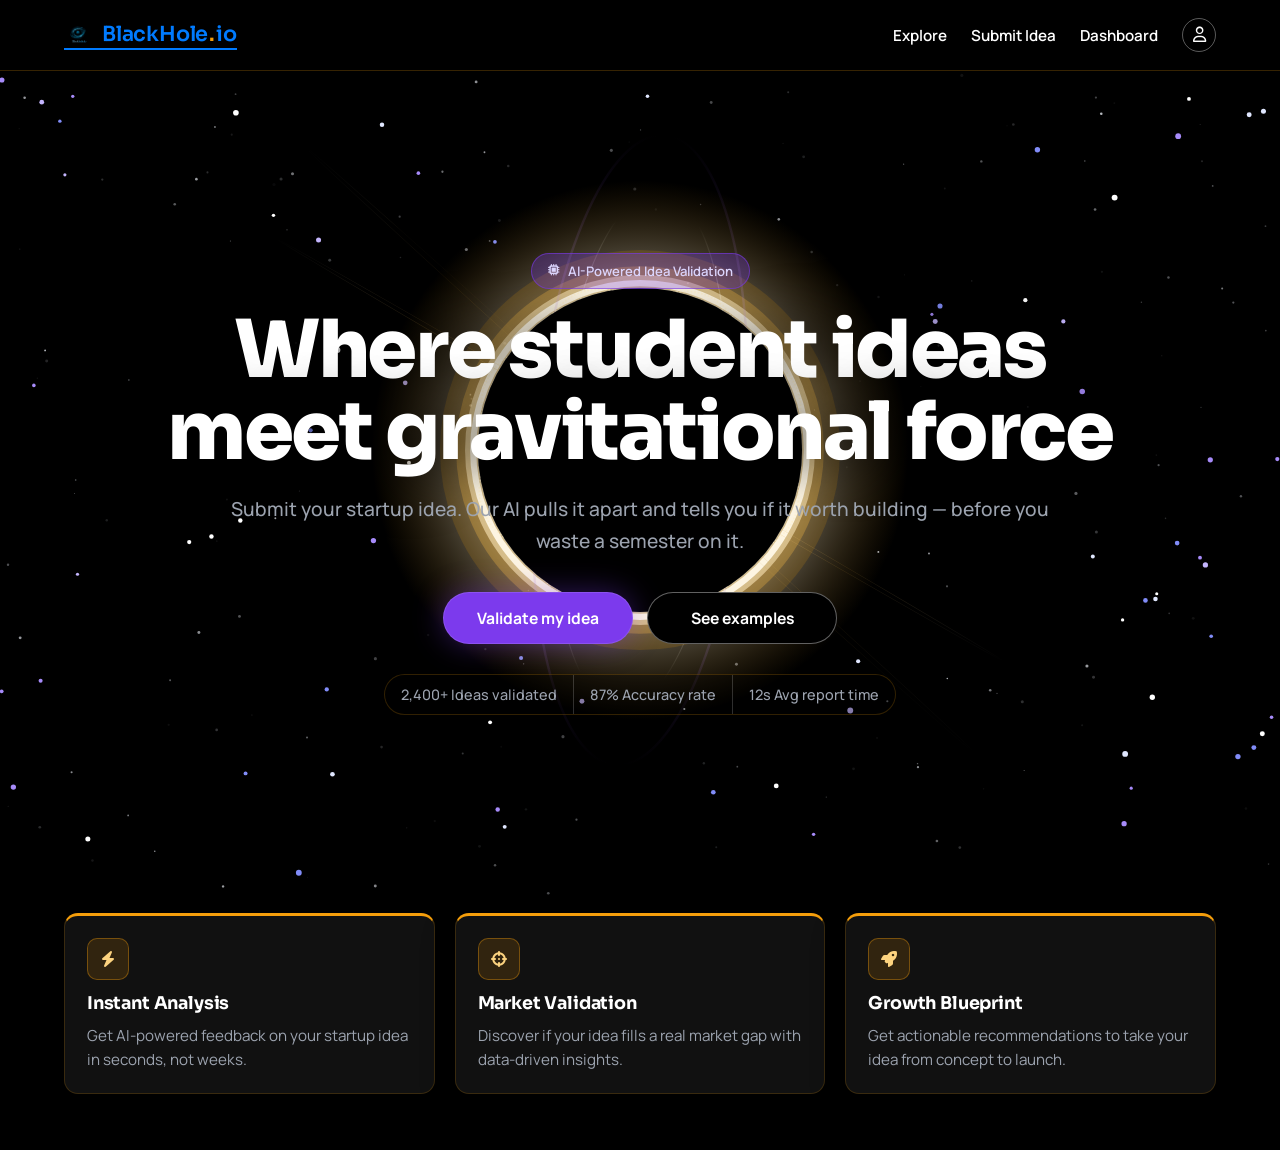
<file: index.html>
<!DOCTYPE html>
<html lang="en">
<head>
  <meta charset="UTF-8">
  <meta name="viewport" content="width=device-width, initial-scale=1.0">
  <title>BlackHole.io</title>
  <link rel="icon" href="assets/logo.png">
  <link rel="preconnect" href="https://fonts.googleapis.com">
  <link rel="preconnect" href="https://fonts.gstatic.com" crossorigin>
  <link href="https://fonts.googleapis.com/css2?family=Manrope:wght@400;500;600;700;800&family=Sora:wght@600;700;800&display=swap" rel="stylesheet">
  <link rel="stylesheet" href="https://cdnjs.cloudflare.com/ajax/libs/font-awesome/6.5.2/css/all.min.css" referrerpolicy="no-referrer">
  <style>
    :root {
      --bg: #000000;
      --card: #111111;
      --text: #ffffff;
      --muted: #9ca3af;
      --gold: #f59e0b;
      --purple: #7c3aed;
    }

    * {
      box-sizing: border-box;
    }

    html,
    body {
      margin: 0;
      min-height: 100%;
      background: #000000;
      color: #ffffff;
      font-family: "Manrope", "Segoe UI", sans-serif;
    }

    .logo,
    .hero-title,
    .feature-title {
      font-family: "Sora", "Manrope", sans-serif;
    }

    body {
      opacity: 0;
      transition: opacity 300ms ease-in-out;
    }

    .page-shell {
      position: relative;
      z-index: 5;
    }

    #particles-canvas,
    #space-canvas {
      position: fixed;
      inset: 0;
      width: 100vw;
      height: 100vh;
      background: #000000;
      z-index: 0;
    }

    #particles-canvas {
      z-index: 0;
      opacity: 1;
    }

    #space-canvas {
      z-index: 1;
    }

    .navbar {
      position: sticky;
      top: 0;
      z-index: 20;
      background: #000000;
      border-bottom: 1px solid rgba(245, 158, 11, 0.22);
      backdrop-filter: blur(6px);
    }

    .navbar-content {
      max-width: 1200px;
      margin: 0 auto;
      min-height: 70px;
      padding: 0 24px;
      display: flex;
      align-items: center;
      justify-content: space-between;
      gap: 16px;
    }

    .logo {
      display: inline-flex;
      align-items: center;
      gap: 10px;
      text-decoration: none;
      color: #ffffff;
      font-weight: 800;
      font-size: 1.3rem;
      letter-spacing: -0.01em;
    }

    .logo-img {
      width: 28px;
      height: 28px;
      object-fit: contain;
      border-radius: 6px;
    }

    .logo .dot {
      color: #f59e0b;
      padding: 0 1px;
    }

    .nav-links {
      display: flex;
      gap: 1.5rem;
      align-items: center;
    }

    .nav-links a {
      color: #ffffff;
      text-decoration: none;
      font-size: 0.95rem;
      font-weight: 600;
      transition: color 0.2s ease;
    }

    .nav-profile-link {
      width: 34px;
      height: 34px;
      border-radius: 50%;
      border: 1px solid rgba(255, 255, 255, 0.35);
      display: inline-flex;
      align-items: center;
      justify-content: center;
      color: #ffffff;
      text-decoration: none;
      transition: border-color 0.2s ease, color 0.2s ease;
    }

    .nav-profile-link:hover {
      color: #f59e0b;
      border-color: rgba(245, 158, 11, 0.7);
    }

    .nav-links a:hover {
      color: #f59e0b;
    }

    .hero {
      position: relative;
      z-index: 10;
      min-height: calc(100vh - 70px);
      display: flex;
      align-items: center;
      justify-content: center;
      text-align: center;
      padding: 48px 20px 52px;
    }

    .hero-content {
      width: min(1120px, 100%);
    }

    .hero-badge {
      display: inline-flex;
      align-items: center;
      gap: 8px;
      background: rgba(124, 58, 237, 0.28);
      border: 1px solid rgba(124, 58, 237, 0.58);
      color: #ddd6fe;
      border-radius: 999px;
      padding: 8px 16px;
      font-weight: 600;
      font-size: 0.82rem;
      margin-bottom: 20px;
    }

    .hero-badge i {
      font-size: 0.72rem;
    }

    .hero-title {
      margin: 0;
      font-size: clamp(2.6rem, 6.5vw, 80px);
      line-height: 1.02;
      font-weight: 800;
      letter-spacing: -0.03em;
      color: #ffffff;
      text-wrap: balance;
      text-shadow: 0 0 55px rgba(0, 0, 0, 0.9);
    }

    .hero-subtitle {
      margin: 22px auto 0;
      max-width: 840px;
      color: #9ca3af;
      font-size: clamp(1rem, 1.8vw, 1.2rem);
      line-height: 1.65;
      font-weight: 500;
    }

    .hero-actions {
      margin-top: 34px;
      display: flex;
      justify-content: center;
      gap: 14px;
      flex-wrap: wrap;
    }

    .hero-btn {
      display: inline-flex;
      align-items: center;
      justify-content: center;
      border-radius: 999px;
      text-decoration: none;
      padding: 14px 30px;
      min-width: 190px;
      font-size: 0.98rem;
      font-weight: 700;
      transition: transform 0.2s ease, box-shadow 0.2s ease, border-color 0.2s ease;
    }

    .hero-btn-primary {
      background: #7c3aed;
      color: #ffffff;
      border: 1px solid rgba(255, 255, 255, 0.12);
      box-shadow: 0 0 30px rgba(124, 58, 237, 0.38);
    }

    .hero-btn-primary:hover {
      transform: translateY(-1px);
      box-shadow: 0 0 40px rgba(124, 58, 237, 0.52);
    }

    .hero-btn-secondary {
      background: #000000;
      color: #ffffff;
      border: 1px solid rgba(255, 255, 255, 0.38);
    }

    .hero-btn-secondary:hover {
      border-color: rgba(245, 158, 11, 0.62);
      color: #fcd38b;
      transform: translateY(-1px);
    }

    .stats-row {
      margin-top: 30px;
      display: inline-flex;
      align-items: center;
      justify-content: center;
      flex-wrap: wrap;
      color: #9ca3af;
      font-size: 0.9rem;
      font-weight: 500;
      border: 1px solid rgba(245, 158, 11, 0.2);
      border-radius: 999px;
      background: rgba(0, 0, 0, 0.32);
      overflow: hidden;
    }

    .stat-chip {
      padding: 10px 16px;
      white-space: nowrap;
    }

    .stat-chip + .stat-chip {
      border-left: 1px solid rgba(255, 255, 255, 0.18);
    }

    .features {
      position: relative;
      z-index: 10;
      max-width: 1200px;
      margin: 0 auto;
      padding: 12px 24px 56px;
      display: grid;
      grid-template-columns: repeat(3, minmax(0, 1fr));
      gap: 20px;
    }

    .feature-card {
      background: #111111;
      border-radius: 14px;
      border-top: 3px solid #f59e0b;
      border-right: 1px solid rgba(245, 158, 11, 0.18);
      border-bottom: 1px solid rgba(245, 158, 11, 0.18);
      border-left: 1px solid rgba(245, 158, 11, 0.18);
      padding: 22px;
      box-shadow: 0 14px 32px rgba(0, 0, 0, 0.48);
    }

    .feature-icon {
      font-size: 1.5rem;
      margin-bottom: 12px;
      display: inline-flex;
      width: 42px;
      height: 42px;
      align-items: center;
      justify-content: center;
      border-radius: 10px;
      background: rgba(245, 158, 11, 0.14);
      border: 1px solid rgba(245, 158, 11, 0.36);
    }

    .feature-icon i {
      font-size: 1rem;
      color: #fcd37f;
    }

    .feature-title {
      margin: 0;
      color: #ffffff;
      font-size: 1.1rem;
      font-weight: 700;
      letter-spacing: -0.01em;
    }

    .feature-desc {
      margin: 10px 0 0;
      color: #9ca3af;
      font-size: 0.95rem;
      line-height: 1.55;
    }

    @media (max-width: 920px) {
      .features {
        grid-template-columns: repeat(2, minmax(0, 1fr));
      }
    }

    @media (max-width: 760px) {
      .navbar-content {
        min-height: auto;
        flex-wrap: wrap;
        padding: 12px 16px;
      }

      .nav-links {
        width: 100%;
        justify-content: flex-start;
        gap: 1rem;
      }

      .hero {
        min-height: auto;
        padding-top: 58px;
      }

      .stats-row {
        border-radius: 16px;
      }

      .stat-chip {
        width: 100%;
      }

      .stat-chip + .stat-chip {
        border-left: none;
        border-top: 1px solid rgba(255, 255, 255, 0.14);
      }
    }

    @media (max-width: 640px) {
      .features {
        grid-template-columns: 1fr;
        padding-left: 16px;
        padding-right: 16px;
      }
    }
  </style>
</head>
<body>
  <canvas id="particles-canvas" aria-hidden="true"></canvas>
  <canvas id="space-canvas" aria-hidden="true"></canvas>

  <div class="page-shell">
    <nav class="navbar">
      <div class="navbar-content">
        <a class="logo" href="index.html"><img src="assets/logo.png" alt="BlackHole logo" class="logo-img" onerror="this.style.display='none'"><span>BlackHole<span class="dot">.</span>io</span></a>
        <div class="nav-links">
          <a href="explore.html">Explore</a>
          <a href="submit.html">Submit Idea</a>
          <a href="dashboard.html">Dashboard</a>
          <a href="profile.html" class="nav-profile-link" aria-label="Profile"><i class="fa-regular fa-user"></i></a>
        </div>
      </div>
    </nav>

    <main class="hero">
      <section class="hero-content">
        <div class="hero-badge"><i class="fa-solid fa-microchip" aria-hidden="true"></i> AI-Powered Idea Validation</div>
        <h1 class="hero-title">Where student ideas meet gravitational force</h1>
        <p class="hero-subtitle">Submit your startup idea. Our AI pulls it apart and tells you if it worth building — before you waste a semester on it.</p>
        <div class="hero-actions">
          <a class="hero-btn hero-btn-primary" href="submit.html">Validate my idea</a>
          <a class="hero-btn hero-btn-secondary" href="explore.html">See examples</a>
        </div>
        <div class="stats-row" aria-label="Platform stats">
          <span class="stat-chip">2,400+ Ideas validated</span>
          <span class="stat-chip">87% Accuracy rate</span>
          <span class="stat-chip">12s Avg report time</span>
        </div>
      </section>
    </main>

    <section class="features">
      <article class="feature-card">
        <div class="feature-icon"><i class="fa-solid fa-bolt" aria-hidden="true"></i></div>
        <h3 class="feature-title">Instant Analysis</h3>
        <p class="feature-desc">Get AI-powered feedback on your startup idea in seconds, not weeks.</p>
      </article>
      <article class="feature-card">
        <div class="feature-icon"><i class="fa-solid fa-crosshairs" aria-hidden="true"></i></div>
        <h3 class="feature-title">Market Validation</h3>
        <p class="feature-desc">Discover if your idea fills a real market gap with data-driven insights.</p>
      </article>
      <article class="feature-card">
        <div class="feature-icon"><i class="fa-solid fa-rocket" aria-hidden="true"></i></div>
        <h3 class="feature-title">Growth Blueprint</h3>
        <p class="feature-desc">Get actionable recommendations to take your idea from concept to launch.</p>
      </article>
    </section>
  </div>

  <script src="js/ideas.js"></script>
  <script src="js/users.js"></script>
  <script src="js/matching.js"></script>
  <script src="js/heat.js"></script>
  <script src="js/ui.js"></script>
  <script src="js/mock-data.js"></script>
  <script src="js/gemini.js"></script>
  <script src="js/app.js"></script>
  <script>
    const canvas = document.getElementById("space-canvas");
    const ctx = canvas.getContext("2d");

    const starCount = 200;
    const lensDotCount = 300;
    const particleCount = 80;

    const stars = [];
    const particles = [];
    const particlePalette = ["#ffffff", "#a78bfa", "#818cf8", "#c4b5fd", "#e0e7ff"];

    let width = 0;
    let height = 0;
    let cx = 0;
    let cy = 0;
    let eventHorizonRadius = 0;
    let diskRotation = 0;
    let lastTime = performance.now();

    function randomRange(min, max) {
      return Math.random() * (max - min) + min;
    }

    function edgeSpawn() {
      const side = Math.floor(Math.random() * 4);
      if (side === 0) {
        return { x: randomRange(0, width), y: -8 };
      }
      if (side === 1) {
        return { x: width + 8, y: randomRange(0, height) };
      }
      if (side === 2) {
        return { x: randomRange(0, width), y: height + 8 };
      }
      return { x: -8, y: randomRange(0, height) };
    }

    function randomFarSpawn() {
      let x = randomRange(0, width);
      let y = randomRange(0, height);
      let tries = 0;
      while (Math.hypot(cx - x, cy - y) < eventHorizonRadius * 1.35 && tries < 12) {
        x = randomRange(0, width);
        y = randomRange(0, height);
        tries += 1;
      }
      return { x: x, y: y };
    }

    function createStar() {
      return {
        x: Math.random() * width,
        y: Math.random() * height,
        r: randomRange(0.5, 1.6),
        baseAlpha: randomRange(0.35, 0.9),
        phase: randomRange(0, Math.PI * 2),
        speed: randomRange(0.4, 1.2)
      };
    }

    function createParticle() {
      const spawn = randomFarSpawn();
      return {
        x: spawn.x,
        y: spawn.y,
        prevX: spawn.x,
        prevY: spawn.y,
        vx: randomRange(-0.03, 0.03),
        vy: randomRange(-0.03, 0.03),
        r: randomRange(1.5, 3),
        color: particlePalette[Math.floor(Math.random() * particlePalette.length)],
        noisePhase: randomRange(0, Math.PI * 2),
        drift: randomRange(0.45, 1.15)
      };
    }

    function setupScene() {
      width = window.innerWidth;
      height = window.innerHeight;

      const dpr = Math.min(window.devicePixelRatio || 1, 2);
      canvas.width = Math.floor(width * dpr);
      canvas.height = Math.floor(height * dpr);
      canvas.style.width = width + "px";
      canvas.style.height = height + "px";
      ctx.setTransform(dpr, 0, 0, dpr, 0, 0);

      cx = width * 0.5;
      cy = height * 0.5;
      eventHorizonRadius = Math.min(width, height) * 0.18;

      stars.length = 0;
      for (let i = 0; i < starCount; i += 1) {
        stars.push(createStar());
      }

      particles.length = 0;
      for (let i = 0; i < particleCount; i += 1) {
        particles.push(createParticle());
      }
    }

    function drawBackground() {
      ctx.fillStyle = "#000000";
      ctx.fillRect(0, 0, width, height);
    }

    function drawStars(timeSeconds) {
      for (let i = 0; i < stars.length; i += 1) {
        const s = stars[i];
        const twinkle = 0.55 + 0.45 * Math.sin(timeSeconds * s.speed + s.phase);
        ctx.beginPath();
        ctx.arc(s.x, s.y, s.r, 0, Math.PI * 2);
        ctx.fillStyle = "rgba(235, 238, 245," + (s.baseAlpha * twinkle).toFixed(3) + ")";
        ctx.fill();
      }
    }

    function drawPhotonRing() {
      const ringRadius = eventHorizonRadius * 1.04;
      const bloomRadius = ringRadius * 1.6;

      const bloom = ctx.createRadialGradient(cx, cy, ringRadius, cx, cy, bloomRadius);
      bloom.addColorStop(0, "rgba(255, 248, 231, 0.4)");
      bloom.addColorStop(1, "rgba(200, 134, 10, 0)");
      ctx.beginPath();
      ctx.arc(cx, cy, bloomRadius, 0, Math.PI * 2);
      ctx.fillStyle = bloom;
      ctx.fill();

      const ringLayers = [
        { lineWidth: eventHorizonRadius * 0.23, color: "rgba(200, 134, 10, 0.20)", radius: ringRadius + eventHorizonRadius * 0.08 },
        { lineWidth: eventHorizonRadius * 0.13, color: "rgba(226, 173, 66, 0.36)", radius: ringRadius + eventHorizonRadius * 0.03 },
        { lineWidth: eventHorizonRadius * 0.08, color: "rgba(255, 234, 188, 0.58)", radius: ringRadius },
        { lineWidth: eventHorizonRadius * 0.038, color: "rgba(255, 248, 231, 0.95)", radius: ringRadius - eventHorizonRadius * 0.01 }
      ];

      for (let i = 0; i < ringLayers.length; i += 1) {
        const layer = ringLayers[i];
        ctx.beginPath();
        ctx.arc(cx, cy, layer.radius, 0, Math.PI * 2);
        ctx.strokeStyle = layer.color;
        ctx.lineWidth = layer.lineWidth;
        ctx.stroke();
      }
    }

    function drawAccretionDisk() {
      const diskHalfWidth = eventHorizonRadius * 2.6;

      ctx.save();
      ctx.translate(cx, cy);
      ctx.rotate(diskRotation);
      ctx.scale(1, 0.08);

      const gradient = ctx.createLinearGradient(-diskHalfWidth, 0, diskHalfWidth, 0);
      gradient.addColorStop(0, "rgba(255, 248, 231, 0)");
      gradient.addColorStop(0.22, "rgba(210, 155, 56, 0.22)");
      gradient.addColorStop(0.5, "rgba(255, 248, 231, 0.95)");
      gradient.addColorStop(0.78, "rgba(210, 155, 56, 0.22)");
      gradient.addColorStop(1, "rgba(255, 248, 231, 0)");

      ctx.strokeStyle = gradient;
      ctx.lineWidth = 6;
      ctx.beginPath();
      ctx.ellipse(0, 0, diskHalfWidth, 34, 0, 0, Math.PI * 2);
      ctx.stroke();

      ctx.restore();

      ctx.save();
      ctx.translate(cx, cy);
      ctx.rotate(diskRotation + (12 * Math.PI) / 180);
      ctx.scale(1, 0.08);

      const gradient2 = ctx.createLinearGradient(-diskHalfWidth * 1.08, 0, diskHalfWidth * 1.08, 0);
      gradient2.addColorStop(0, "rgba(255, 248, 231, 0)");
      gradient2.addColorStop(0.22, "rgba(183, 129, 31, 0.14)");
      gradient2.addColorStop(0.5, "rgba(255, 230, 170, 0.58)");
      gradient2.addColorStop(0.78, "rgba(183, 129, 31, 0.14)");
      gradient2.addColorStop(1, "rgba(255, 248, 231, 0)");

      ctx.strokeStyle = gradient2;
      ctx.lineWidth = 4;
      ctx.beginPath();
      ctx.ellipse(0, 0, diskHalfWidth * 1.08, 42, 0, 0, Math.PI * 2);
      ctx.stroke();
      ctx.restore();
    }

    function drawPerpendicularSaturnRing(timeSeconds) {
      const ringA = eventHorizonRadius * 1.95;
      const ringB = eventHorizonRadius * 0.65;
      const wobble = Math.sin(timeSeconds * 0.6) * 0.1;
      const pulse = 0.32 + 0.16 * Math.sin(timeSeconds * 1.8);

      ctx.save();
      ctx.translate(cx, cy);
      ctx.rotate(Math.PI / 2 + wobble);

      const ringGlow = ctx.createLinearGradient(-ringA, 0, ringA, 0);
      ringGlow.addColorStop(0, "rgba(124, 58, 237, 0)");
      ringGlow.addColorStop(0.5, "rgba(255, 236, 196, " + pulse.toFixed(3) + ")");
      ringGlow.addColorStop(1, "rgba(124, 58, 237, 0)");

      ctx.strokeStyle = ringGlow;
      ctx.lineWidth = 2.4;
      ctx.beginPath();
      ctx.ellipse(0, 0, ringA, ringB, 0, 0, Math.PI * 2);
      ctx.stroke();

      const ringCore = ctx.createLinearGradient(-ringA * 0.72, 0, ringA * 0.72, 0);
      ringCore.addColorStop(0, "rgba(255, 248, 231, 0)");
      ringCore.addColorStop(0.5, "rgba(255, 248, 231, 0.9)");
      ringCore.addColorStop(1, "rgba(255, 248, 231, 0)");

      ctx.strokeStyle = ringCore;
      ctx.lineWidth = 1.1;
      ctx.beginPath();
      ctx.ellipse(0, 0, ringA * 0.82, ringB * 0.82, 0, 0, Math.PI * 2);
      ctx.stroke();

      ctx.restore();
    }

    function drawLensingShimmer(timeSeconds) {
      for (let i = 0; i < lensDotCount; i += 1) {
        const angle = (i / lensDotCount) * Math.PI * 2;
        const r = eventHorizonRadius * (1 + 0.04 * Math.sin(angle * 8 + timeSeconds * 3));
        const x = cx + Math.cos(angle) * r;
        const y = cy + Math.sin(angle) * r;
        ctx.beginPath();
        ctx.arc(x, y, 1, 0, Math.PI * 2);
        ctx.fillStyle = "rgba(255, 240, 200, 0.6)";
        ctx.fill();
      }
    }

    function updateAndDrawParticles(deltaSeconds, timeSeconds) {
      for (let i = 0; i < particles.length; i += 1) {
        const p = particles[i];

        p.prevX = p.x;
        p.prevY = p.y;

        const dx = cx - p.x;
        const dy = cy - p.y;
        const dist = Math.max(Math.hypot(dx, dy), 1);

        const force = 0.0065 / Math.pow(dist, 0.6);
        const dtScale = deltaSeconds * 2.8;
        p.vx += (dx / dist) * force * dist * dtScale;
        p.vy += (dy / dist) * force * dist * dtScale;

        // Subtle turbulence keeps the inward flow organic instead of forming strict bands.
        p.vx += Math.sin(timeSeconds * p.drift + p.noisePhase) * 0.004 * deltaSeconds;
        p.vy += Math.cos(timeSeconds * (p.drift * 0.9) + p.noisePhase) * 0.004 * deltaSeconds;

        p.vx *= 0.985;
        p.vy *= 0.985;

        p.x += p.vx;
        p.y += p.vy;

        ctx.beginPath();
        ctx.moveTo(p.prevX, p.prevY);
        ctx.lineTo(p.x, p.y);
        ctx.strokeStyle = "rgba(196, 181, 253, 0.1)";
        ctx.lineWidth = 1;
        ctx.stroke();

        ctx.beginPath();
        ctx.arc(p.x, p.y, p.r, 0, Math.PI * 2);
        ctx.fillStyle = p.color;
        ctx.fill();

        const reachedHorizon = Math.hypot(cx - p.x, cy - p.y) <= eventHorizonRadius;
        const outOfBounds = p.x < -20 || p.y < -20 || p.x > width + 20 || p.y > height + 20;

        if (reachedHorizon || outOfBounds) {
          const spawn = randomFarSpawn();
          p.x = spawn.x;
          p.y = spawn.y;
          p.prevX = p.x;
          p.prevY = p.y;
          p.vx = randomRange(-0.03, 0.03);
          p.vy = randomRange(-0.03, 0.03);
        }
      }
    }

    function drawEventHorizon() {
      ctx.beginPath();
      ctx.arc(cx, cy, eventHorizonRadius, 0, Math.PI * 2);
      ctx.fillStyle = "#000000";
      ctx.fill();
    }

    function frame(now) {
      const deltaSeconds = Math.min((now - lastTime) / 1000, 0.04);
      const timeSeconds = now / 1000;
      lastTime = now;

      diskRotation = (timeSeconds / 18) * Math.PI * 2;

      drawBackground();
      drawStars(timeSeconds);
      updateAndDrawParticles(deltaSeconds, timeSeconds);
      drawPhotonRing();
      drawAccretionDisk();
      drawPerpendicularSaturnRing(timeSeconds);
      drawLensingShimmer(timeSeconds);
      drawEventHorizon();

      requestAnimationFrame(frame);
    }

    window.addEventListener("resize", setupScene);

    setupScene();
    requestAnimationFrame(frame);
  </script>
</body>
</html>
</file>
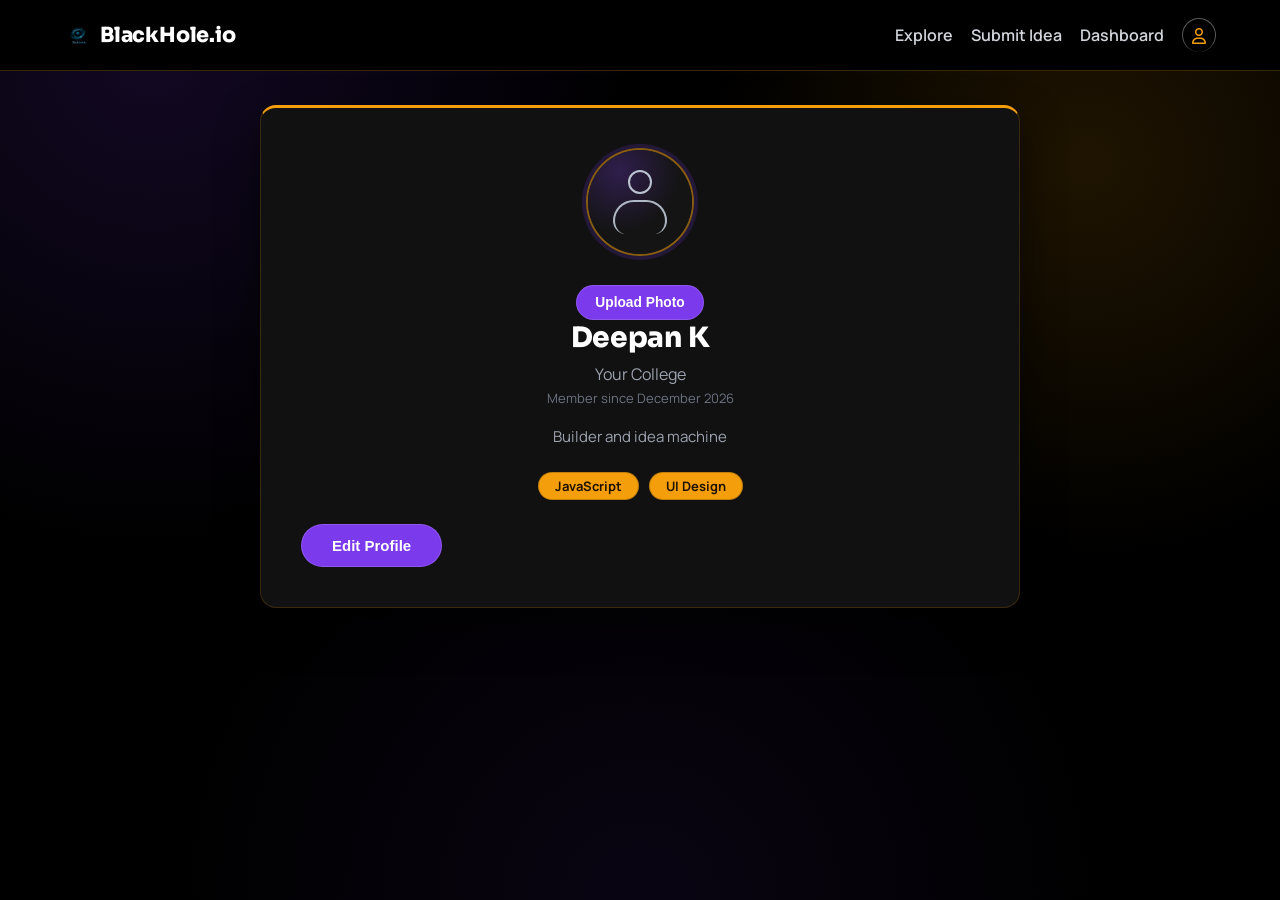
<file: profile.html>
<!DOCTYPE html>
<html lang="en">
<head>
    <meta charset="UTF-8">
    <meta name="viewport" content="width=device-width, initial-scale=1.0">
    <title>BlackHole.io - Profile</title>
    <link rel="icon" href="assets/logo.png">
    <link rel="preconnect" href="https://fonts.googleapis.com">
    <link rel="preconnect" href="https://fonts.gstatic.com" crossorigin>
    <link href="https://fonts.googleapis.com/css2?family=Manrope:wght@400;500;600;700;800&family=Sora:wght@600;700;800&display=swap" rel="stylesheet">
    <link rel="stylesheet" href="https://cdnjs.cloudflare.com/ajax/libs/font-awesome/6.5.2/css/all.min.css" integrity="sha512-SnH5WK+bZxgPHs44uWix+LLJAJ9/2PkPKZ5QiAj6Ta86w+fsb2TkR4j8J4J8L+H5Qz8C4W2Y8M2R7N2R5Q4hQ==" crossorigin="anonymous" referrerpolicy="no-referrer">
    <style>
        :root {
            --bg: #000000;
            --surface: #111111;
            --text: #ffffff;
            --muted: #9ca3af;
            --gold: #f59e0b;
            --purple: #7c3aed;
            --green: #22c55e;
            --danger: #ef4444;
        }

        * {
            margin: 0;
            padding: 0;
            box-sizing: border-box;
        }

        body {
            min-height: 100vh;
            color: var(--text);
            font-family: "Manrope", "Segoe UI", sans-serif;
            background:
                radial-gradient(circle at 12% 6%, rgba(124, 58, 237, 0.15), transparent 35%),
                radial-gradient(circle at 85% 18%, rgba(245, 158, 11, 0.13), transparent 30%),
                radial-gradient(circle at 50% 100%, rgba(124, 58, 237, 0.08), transparent 42%),
                #000000;
        }

        .brand,
        .profile-name,
        .section-title,
        .modal-title,
        .idea-title {
            font-family: "Sora", "Manrope", sans-serif;
        }

        .navbar {
            position: sticky;
            top: 0;
            z-index: 120;
            background: #000000;
            border-bottom: 1px solid rgba(245, 158, 11, 0.24);
            backdrop-filter: blur(8px);
        }

        .navbar-content {
            max-width: 1200px;
            margin: 0 auto;
            min-height: 70px;
            display: flex;
            align-items: center;
            justify-content: space-between;
            gap: 16px;
            padding: 0 24px;
        }

        .brand {
            display: flex;
            align-items: center;
            gap: 8px;
            color: #ffffff;
            font-size: 1.3rem;
            font-weight: 800;
            letter-spacing: -0.01em;
        }

        .brand img {
            width: 28px;
            height: 28px;
            object-fit: contain;
            border-radius: 6px;
        }

        .nav-links {
            display: flex;
            align-items: center;
            gap: 18px;
        }

        .nav-link {
            color: #d1d5db;
            text-decoration: none;
            font-weight: 600;
            transition: color 0.2s ease;
        }

        .nav-link:hover,
        .nav-link.active {
            color: var(--gold);
        }

        .nav-profile-link {
            width: 34px;
            height: 34px;
            border-radius: 50%;
            border: 1px solid rgba(255, 255, 255, 0.35);
            display: inline-flex;
            align-items: center;
            justify-content: center;
            color: #ffffff;
            text-decoration: none;
            transition: border-color 0.2s ease, color 0.2s ease;
        }

        .nav-profile-link:hover {
            color: var(--gold);
            border-color: rgba(245, 158, 11, 0.7);
        }

        .nav-active {
            color: var(--gold) !important;
            border-bottom: none !important;
            font-weight: 600;
        }

        .container {
            max-width: 1200px;
            margin: 0 auto;
            padding: 34px 24px 50px;
        }

        #loadingSpinner {
            display: flex;
            flex-direction: column;
            align-items: center;
            justify-content: center;
            min-height: 55vh;
            gap: 14px;
            color: #d1d5db;
        }

        .spinner-ring {
            width: 50px;
            height: 50px;
            border: 4px solid rgba(245, 158, 11, 0.2);
            border-top-color: var(--gold);
            border-radius: 50%;
            animation: spin 0.9s linear infinite;
        }

        @keyframes spin {
            to {
                transform: rotate(360deg);
            }
        }

        #profileContent {
            display: none;
        }

        .profile-section {
            display: flex;
            justify-content: center;
            margin-bottom: 48px;
        }

        .profile-card {
            width: min(100%, 760px);
            background: #111111;
            border-top: 3px solid #f59e0b;
            border-right: 1px solid rgba(245, 158, 11, 0.18);
            border-left: 1px solid rgba(245, 158, 11, 0.18);
            border-bottom: 1px solid rgba(245, 158, 11, 0.18);
            border-radius: 16px;
            padding: 40px;
            text-align: center;
            box-shadow: 0 18px 40px rgba(0, 0, 0, 0.55);
            position: relative;
        }

        .match-score-badge {
            position: absolute;
            top: 18px;
            right: 18px;
            background: #7c3aed;
            color: #ffffff;
            border-radius: 100px;
            padding: 8px 14px;
            font-size: 12px;
            font-weight: 800;
            letter-spacing: 0.01em;
            border: 1px solid rgba(255, 255, 255, 0.12);
        }

        .profile-avatar-shell {
            width: 108px;
            height: 108px;
            border-radius: 50%;
            margin: 0 auto 18px;
            position: relative;
            border: 2px solid rgba(245, 158, 11, 0.5);
            background: rgba(255, 255, 255, 0.04);
            box-shadow: 0 0 0 4px rgba(124, 58, 237, 0.18);
            overflow: hidden;
            display: grid;
            place-items: center;
        }

        .profile-image {
            width: 100%;
            height: 100%;
            object-fit: cover;
            display: none;
        }

        .profile-avatar-placeholder {
            width: 100%;
            height: 100%;
            display: flex;
            align-items: center;
            justify-content: center;
            color: #cbd5e1;
            background: radial-gradient(circle at 30% 20%, rgba(124, 58, 237, 0.26), transparent 55%), #141414;
        }

        .man-outline {
            position: relative;
            width: 58px;
            height: 64px;
            display: block;
        }

        .man-head {
            position: absolute;
            top: 0;
            left: 50%;
            width: 24px;
            height: 24px;
            border-radius: 50%;
            transform: translateX(-50%);
            border: 2px solid rgba(203, 213, 225, 0.9);
            background: transparent;
        }

        .man-body {
            position: absolute;
            left: 50%;
            bottom: 0;
            width: 54px;
            height: 34px;
            transform: translateX(-50%);
            border: 2px solid rgba(203, 213, 225, 0.85);
            border-top-left-radius: 22px;
            border-top-right-radius: 22px;
            border-bottom-left-radius: 14px;
            border-bottom-right-radius: 14px;
            border-bottom-width: 0;
            background: transparent;
        }

        .profile-name {
            font-size: 28px;
            font-weight: 800;
            margin-bottom: 8px;
            color: #ffffff;
            letter-spacing: -0.01em;
        }

        .profile-college {
            color: #9ca3af;
            font-size: 16px;
            margin-bottom: 4px;
        }

        .profile-joined {
            color: #6b7280;
            font-size: 13px;
            margin-bottom: 18px;
        }

        .profile-bio {
            font-size: 15px;
            line-height: 1.65;
            margin-bottom: 22px;
            color: #9ca3af;
            max-width: 600px;
            margin-left: auto;
            margin-right: auto;
        }

        .skills-container {
            display: flex;
            flex-wrap: wrap;
            gap: 10px;
            justify-content: center;
            margin-bottom: 24px;
        }

        .skill-badge {
            background: #f59e0b;
            color: #221300;
            border: 1px solid rgba(0, 0, 0, 0.2);
            padding: 4px 16px;
            border-radius: 100px;
            font-size: 13px;
            font-weight: 700;
        }

        .edit-profile-btn {
            background: #7c3aed;
            color: #ffffff;
            border: 1px solid rgba(255, 255, 255, 0.14);
            padding: 12px 30px;
            border-radius: 100px;
            font-size: 15px;
            font-weight: 700;
            cursor: pointer;
            transition: background 0.2s ease, color 0.2s ease, transform 0.2s ease;
        }

        .edit-profile-btn:hover {
            background: #6d28d9;
            color: #ffffff;
            transform: translateY(-1px);
        }

        .upload-photo-btn {
            margin-top: 0.7rem;
            background: #7c3aed;
            color: #ffffff;
            border: 1px solid rgba(255, 255, 255, 0.14);
            padding: 9px 18px;
            border-radius: 999px;
            font-size: 0.86rem;
            font-weight: 700;
            cursor: pointer;
            display: none;
        }

        .upload-photo-btn:hover {
            border-color: rgba(255, 255, 255, 0.24);
            color: #ffffff;
            background: #6d28d9;
        }

        .ideas-section {
            margin-top: 38px;
        }

        .section-title {
            font-size: 28px;
            font-weight: 800;
            margin-bottom: 24px;
            text-align: center;
            color: #ffffff;
            letter-spacing: -0.01em;
        }

        .ideas-grid {
            display: grid;
            grid-template-columns: repeat(3, minmax(0, 1fr));
            gap: 20px;
        }

        .idea-card {
            background: #111111 !important;
            border-left: 3px solid #f59e0b !important;
            border-radius: 12px !important;
            border-top: 1px solid rgba(245, 158, 11, 0.12) !important;
            border-right: 1px solid rgba(245, 158, 11, 0.12) !important;
            border-bottom: 1px solid rgba(245, 158, 11, 0.12) !important;
            padding: 20px !important;
            margin-bottom: 0 !important;
            box-shadow: 0 14px 32px rgba(0, 0, 0, 0.45);
        }

        .owner-row {
            display: flex;
            align-items: center;
            gap: 0.75rem;
            margin-bottom: 0.9rem;
        }

        .owner-emoji {
            width: 40px;
            height: 40px;
            border-radius: 50%;
            display: inline-flex;
            align-items: center;
            justify-content: center;
            background: #1a1a1a;
            border: 1px solid rgba(245, 158, 11, 0.5);
            font-size: 1.15rem;
            flex: 0 0 40px;
        }

        .owner-details {
            display: flex;
            flex-direction: column;
            min-width: 0;
            margin-right: auto;
        }

        .owner-name {
            color: #ffffff;
            font-weight: 700;
            line-height: 1.2;
            white-space: nowrap;
            overflow: hidden;
            text-overflow: ellipsis;
        }

        .owner-college {
            color: #9ca3af;
            font-size: 0.84rem;
            white-space: nowrap;
            overflow: hidden;
            text-overflow: ellipsis;
        }

        .time-ago {
            color: #6b7280;
            font-size: 0.82rem;
            font-weight: 600;
            margin-left: auto;
        }

        .idea-title {
            margin: 0 0 0.9rem;
            color: #ffffff;
            font-size: 1.1rem;
            font-weight: 800;
            line-height: 1.35;
            letter-spacing: 0.01em;
        }

        .tags-row {
            display: flex;
            flex-wrap: wrap;
            gap: 0.45rem;
            margin-bottom: 1rem;
        }

        .tags-row span {
            background: rgba(245, 158, 11, 0.22) !important;
            color: #fcd37f !important;
            border: 1px solid rgba(245, 158, 11, 0.45);
            border-radius: 999px !important;
            font-size: 0.76rem !important;
            font-weight: 700;
            padding: 0.24rem 0.62rem !important;
            margin-right: 0 !important;
            display: inline-flex !important;
            align-items: center;
        }

        .action-row {
            display: flex;
            align-items: center;
            gap: 0.6rem;
            flex-wrap: wrap;
            margin-top: 0.25rem;
        }

        .react-btn,
        .join-btn {
            border: 0;
            border-radius: 9px;
            padding: 0.5rem 0.75rem;
            font-weight: 700;
            cursor: pointer;
        }

        .react-btn {
            background: #7c3aed;
            color: #ffffff;
            border: 1px solid rgba(255, 255, 255, 0.1);
        }

        .join-btn {
            background: #7c3aed;
            color: #ffffff;
            border: 1px solid rgba(255, 255, 255, 0.1);
        }

        .heat-label {
            margin-left: auto;
            color: #fbbf24;
            font-weight: 700;
            font-size: 0.84rem;
            display: inline-flex;
            align-items: center;
            gap: 0.3rem;
        }

        .heat-value {
            color: #f59e0b;
            font-weight: 800;
        }

        .modal {
            display: none;
            position: fixed;
            z-index: 1000;
            left: 0;
            top: 0;
            width: 100%;
            height: 100%;
            background-color: rgba(0, 0, 0, 0.72);
            backdrop-filter: blur(6px);
        }

        .modal.active {
            display: flex;
            justify-content: center;
            align-items: center;
        }

        .modal-content {
            background: #111111;
            border: 1px solid rgba(245, 158, 11, 0.26);
            border-radius: 16px;
            padding: 32px;
            max-width: 560px;
            width: 90%;
            box-shadow: 0 16px 38px rgba(0, 0, 0, 0.55);
        }

        .modal-title {
            font-size: 24px;
            font-weight: 800;
            margin-bottom: 22px;
            color: #ffffff;
        }

        .form-group {
            margin-bottom: 18px;
        }

        .form-group label {
            display: block;
            font-size: 13px;
            margin-bottom: 8px;
            color: #9ca3af;
            font-weight: 600;
        }

        .form-group input,
        .form-group textarea {
            width: 100%;
            padding: 12px;
            background: #0d0d0d;
            border: 1px solid rgba(255, 255, 255, 0.2);
            border-radius: 10px;
            color: #ffffff;
            font-family: inherit;
            font-size: 14px;
        }

        .form-group input:focus,
        .form-group textarea:focus {
            outline: none;
            border-color: #f59e0b;
            box-shadow: 0 0 0 3px rgba(245, 158, 11, 0.22);
        }

        .form-group input::placeholder,
        .form-group textarea::placeholder {
            color: #6b7280;
        }

        .form-group textarea {
            resize: vertical;
            min-height: 88px;
        }

        .modal-buttons {
            display: flex;
            gap: 10px;
            margin-top: 24px;
        }

        .modal-btn {
            flex: 1;
            padding: 11px;
            border: none;
            border-radius: 10px;
            font-size: 14px;
            font-weight: 700;
            cursor: pointer;
        }

        .btn-save {
            background: #7c3aed;
            color: #ffffff;
        }

        .btn-save:hover {
            background: #6d28d9;
        }

        .btn-cancel {
            background: #7c3aed;
            color: #ffffff;
            border: 1px solid rgba(255, 255, 255, 0.14);
        }

        .btn-cancel:hover {
            background: #6d28d9;
        }

        .skills-input {
            display: flex;
            gap: 8px;
            margin-bottom: 8px;
        }

        .skills-input input {
            flex: 1;
        }

        .skills-input button {
            background: #7c3aed;
            border: 1px solid rgba(255, 255, 255, 0.14);
            color: #ffffff;
            padding: 10px 14px;
            border-radius: 8px;
            cursor: pointer;
            font-weight: 700;
        }

        .skills-input button:hover {
            background: #6d28d9;
        }

        @media (max-width: 980px) {
            .ideas-grid {
                grid-template-columns: repeat(2, minmax(0, 1fr));
            }
        }

        @media (max-width: 720px) {
            .navbar-content {
                min-height: auto;
                flex-wrap: wrap;
                padding: 12px 16px;
            }

            .nav-links {
                width: 100%;
                justify-content: flex-start;
                gap: 1rem;
            }

            .profile-card {
                padding: 28px 20px;
            }

            .modal-content {
                padding: 24px 18px;
            }
        }

        @media (max-width: 640px) {
            .ideas-grid {
                grid-template-columns: 1fr;
            }

            .section-title {
                font-size: 24px;
            }
        }
    </style>
</head>
<body>
    <nav class="navbar">
        <div class="navbar-content">
            <div class="brand">
                <img src="assets/logo.png" alt="BlackHole logo" onerror="this.style.display='none'">
                <span>BlackHole.io</span>
            </div>
            <div class="nav-links">
                <a href="explore.html" class="nav-link">Explore</a>
                <a href="submit.html" class="nav-link">Submit Idea</a>
                <a href="dashboard.html" class="nav-link">Dashboard</a>
                <a href="profile.html" class="nav-profile-link" aria-label="Profile"><i class="fa-regular fa-user"></i></a>
            </div>
        </div>
    </nav>

    <div class="container">
        <div id="loadingSpinner">
            <div class="spinner-ring"></div>
            <div>Loading profile...</div>
        </div>

        <div id="profileContent">
            <div class="profile-section">
                <div class="profile-card" id="profileCard">
                    <div class="profile-avatar-shell" id="profileAvatarShell">
                        <img class="profile-image" id="profileImage" alt="Profile image">
                        <div class="profile-avatar-placeholder" id="profileAvatarPlaceholder">
                            <span class="man-outline" aria-hidden="true">
                                <span class="man-head"></span>
                                <span class="man-body"></span>
                            </span>
                        </div>
                    </div>
                    <input type="file" id="profileImageInput" accept="image/*" style="display:none;">
                    <button type="button" class="upload-photo-btn" id="uploadPhotoBtn">Upload Photo</button>
                    <div class="profile-name" id="profileName">Loading...</div>
                    <div class="profile-college" id="profileCollege"></div>
                    <div class="profile-joined" id="profileJoined"></div>
                    <div class="profile-bio" id="profileBio"></div>
                    <div class="skills-container" id="skillsContainer"></div>
                    <button class="edit-profile-btn" id="editProfileBtn" style="display: none;">Edit Profile</button>
                </div>
            </div>

            <div class="ideas-section" id="ideasSection" style="display: none;">
                <div class="section-title">Ideas by <span id="ideasOwnerName">User</span></div>
                <div class="ideas-grid" id="ideasGrid"></div>
            </div>
        </div>
    </div>

    <div class="modal" id="editModal">
        <div class="modal-content">
            <div class="modal-title">Edit Profile</div>
            <form id="editForm">
                <div class="form-group">
                    <label>Name</label>
                    <input type="text" id="editName" placeholder="Your name">
                </div>
                <div class="form-group">
                    <label>College</label>
                    <input type="text" id="editCollege" placeholder="Your college">
                </div>
                <div class="form-group">
                    <label>Skills</label>
                    <div id="skillsList"></div>
                    <div class="skills-input">
                        <input type="text" id="newSkillInput" placeholder="Add a skill">
                        <button type="button" onclick="addSkillInput()">Add</button>
                    </div>
                </div>
                <div class="form-group">
                    <label>Bio</label>
                    <textarea id="editBio" placeholder="Your bio"></textarea>
                </div>
                <div class="modal-buttons">
                    <button type="submit" class="modal-btn btn-save">Save Changes</button>
                    <button type="button" class="modal-btn btn-cancel" onclick="closeEditModal()">Cancel</button>
                </div>
            </form>
        </div>
    </div>

    <script src="js/users.js"></script>
    <script src="js/ideas.js"></script>
    <script src="js/matching.js"></script>
    <script src="js/heat.js"></script>
    <script src="js/ui.js"></script>
    <script src="js/mock-data.js"></script>
    <script src="js/gemini.js"></script>
    <script src="js/app.js"></script>

    <script>
        // Keep renderIdeaCard call pattern intact while supporting string-returning implementations.
        if (typeof window.renderIdeaCard === 'function') {
            const originalRenderIdeaCard = window.renderIdeaCard;
            window.renderIdeaCard = function(idea) {
                const result = originalRenderIdeaCard(idea);
                if (typeof result === 'string') {
                    const template = document.createElement('template');
                    template.innerHTML = result.trim();
                    return template.content.firstElementChild || document.createElement('div');
                }
                return result;
            };
        }

        // Sync heading with loaded profile name without changing existing profile flow.
        function syncIdeasHeadingName() {
            const profileNameEl = document.getElementById('profileName');
            const ideasOwnerNameEl = document.getElementById('ideasOwnerName');
            if (profileNameEl && ideasOwnerNameEl && profileNameEl.textContent.trim()) {
                ideasOwnerNameEl.textContent = profileNameEl.textContent.trim();
            }
        }

        const profileNameObserver = new MutationObserver(syncIdeasHeadingName);
        const profileNameTarget = document.getElementById('profileName');
        if (profileNameTarget) {
            profileNameObserver.observe(profileNameTarget, { childList: true, characterData: true, subtree: true });
        }
        syncIdeasHeadingName();
    </script>

    <script>
        let currentUser = null;
        let profileUser = null;
        let isOwnProfile = false;

        function setProfileAvatar(user) {
            const profileImageEl = document.getElementById('profileImage');
            const placeholderEl = document.getElementById('profileAvatarPlaceholder');
            if (!profileImageEl || !placeholderEl) {
                return;
            }

            const imageUrl = user && typeof user.profileImage === 'string' ? user.profileImage.trim() : '';
            if (imageUrl) {
                profileImageEl.src = imageUrl;
                profileImageEl.style.display = 'block';
                placeholderEl.style.display = 'none';
            } else {
                profileImageEl.removeAttribute('src');
                profileImageEl.style.display = 'none';
                placeholderEl.style.display = 'flex';
            }
        }

        function persistProfileImage(imageDataUrl) {
            if (!profileUser || !profileUser.id) {
                return;
            }

            profileUser.profileImage = imageDataUrl;

            const current = getCurrentUser();
            if (current && current.id === profileUser.id) {
                updateCurrentUser({ profileImage: imageDataUrl });
            }

            const directoryUser = getUserById(profileUser.id) || {};
            saveUserToDirectory(Object.assign({}, directoryUser, profileUser, { profileImage: imageDataUrl }));
        }

        function onProfileImageSelected(event) {
            const file = event.target.files && event.target.files[0];
            if (!file) {
                return;
            }

            if (!file.type.startsWith('image/')) {
                return;
            }

            const reader = new FileReader();
            reader.onload = function(loadEvent) {
                const imageDataUrl = loadEvent.target && typeof loadEvent.target.result === 'string' ? loadEvent.target.result : '';
                if (!imageDataUrl) {
                    return;
                }
                persistProfileImage(imageDataUrl);
                setProfileAvatar(profileUser);
            };
            reader.readAsDataURL(file);
        }

        async function initProfile() {
            try {
                // Get userId from URL query string
                const params = new URLSearchParams(window.location.search);
                let userId = params.get('id');

                // Get current user
                currentUser = await getCurrentUser();

                // If no current user, create a guest user
                if (!currentUser) {
                    currentUser = await createGuestUser();
                }

                // If no userId, use current user
                if (!userId) {
                    userId = currentUser.id;
                }

                // Load profile user data
                profileUser = await getUserById(userId);

                // If profile user is null, create and use guest user
                if (!profileUser) {
                    profileUser = await createGuestUser();
                }

                // Check if it's own profile
                isOwnProfile = currentUser.id === userId;

                // Hide loading spinner
                const loadingSpinner = document.getElementById('loadingSpinner');
                if (loadingSpinner) {
                    loadingSpinner.style.display = 'none';
                }

                // Show profile content
                const profileContent = document.getElementById('profileContent');
                if (profileContent) {
                    profileContent.style.display = 'block';
                }

                // Display profile
                displayProfile();

                // Display ideas
                displayIdeas();
            } catch (error) {
                console.error('Error loading profile:', error);
                // Create a guest user as fallback
                profileUser = await createGuestUser();
                currentUser = profileUser;
                isOwnProfile = true;
                displayProfile();
            }
        }

      async function displayProfile() {
            setProfileAvatar(profileUser);
            document.getElementById('profileName').textContent = profileUser.name;
            document.getElementById('profileCollege').textContent = profileUser.college || '';

            // Format joined date
            const joinDate = new Date(profileUser.joinedAt);
            const options = { year: 'numeric', month: 'long' };
            const formattedDate = joinDate.toLocaleDateString('en-US', options);
            document.getElementById('profileJoined').textContent = `Member since ${formattedDate}`;

            document.getElementById('profileBio').textContent = profileUser.bio || '';

            // Display skills
            const skillsContainer = document.getElementById('skillsContainer');
            skillsContainer.innerHTML = '';
            if (profileUser.skills && profileUser.skills.length > 0) {
                profileUser.skills.forEach(skill => {
                    const badge = document.createElement('div');
                    badge.className = 'skill-badge';
                    badge.textContent = skill;
                    skillsContainer.appendChild(badge);
                });
            }

            // Show edit button if own profile
            const editBtn = document.getElementById('editProfileBtn');
            const uploadPhotoBtn = document.getElementById('uploadPhotoBtn');
            const profileImageInput = document.getElementById('profileImageInput');
            if (isOwnProfile) {
                editBtn.style.display = 'block';
                editBtn.onclick = openEditModal;
                if (uploadPhotoBtn && profileImageInput) {
                    uploadPhotoBtn.style.display = 'inline-flex';
                    uploadPhotoBtn.onclick = function() {
                        profileImageInput.click();
                    };
                    profileImageInput.onchange = onProfileImageSelected;
                }
            } else {
                editBtn.style.display = 'none';
                if (uploadPhotoBtn) {
                    uploadPhotoBtn.style.display = 'none';
                }
            }

            // Show match score if not own profile
            const profileCard = document.getElementById('profileCard');
            const existingBadge = profileCard.querySelector('.match-score-badge');
            if (existingBadge) {
                existingBadge.remove();
            }

            if (!isOwnProfile) {
                const matchPercentage = matchScore(getCurrentUser()?.skills || [], []);
                const badge = document.createElement('div');
                badge.className = 'match-score-badge';
                badge.textContent = `Match Score: ${matchPercentage}%`;
                profileCard.appendChild(badge);
            }
        }

        async function displayIdeas() {
            const ideasSection = document.getElementById('ideasSection');
            const ideasGrid = document.getElementById('ideasGrid');
            ideasGrid.innerHTML = '';

            // Get ideas - filter based on profile type
            let ideas = profileUser.ideas || [];
            if (!isOwnProfile) {
                ideas = ideas.filter(idea => idea.public === true);
            }

            if (ideas.length === 0) {
                ideasSection.style.display = 'none';
                return;
            }

            ideasSection.style.display = 'block';
            ideas.forEach(idea => {
                const ideaCard = renderIdeaCard(idea);
                ideasGrid.appendChild(ideaCard);
            });
        }

        function openEditModal() {
            document.getElementById('editName').value = profileUser.name;
            document.getElementById('editCollege').value = profileUser.college || '';
            document.getElementById('editBio').value = profileUser.bio || '';

            const skillsList = document.getElementById('skillsList');
            skillsList.innerHTML = '';
            if (profileUser.skills && profileUser.skills.length > 0) {
                profileUser.skills.forEach(skill => {
                    const skillItem = document.createElement('div');
                    skillItem.className = 'skills-input';
                    skillItem.innerHTML = `
                        <input type="text" value="${skill}" readonly>
                        <button type="button" onclick="removeSkill(this)">Remove</button>
                    `;
                    skillsList.appendChild(skillItem);
                });
            }

            document.getElementById('editModal').classList.add('active');
        }

        function closeEditModal() {
            document.getElementById('editModal').classList.remove('active');
        }

        function addSkillInput() {
            const input = document.getElementById('newSkillInput');
            if (input.value.trim()) {
                const skillsList = document.getElementById('skillsList');
                const skillItem = document.createElement('div');
                skillItem.className = 'skills-input';
                skillItem.innerHTML = `
                    <input type="text" value="${input.value}" readonly>
                    <button type="button" onclick="removeSkill(this)">Remove</button>
                `;
                skillsList.appendChild(skillItem);
                input.value = '';
            }
        }

        function removeSkill(btn) {
            btn.parentElement.remove();
        }

        document.getElementById('editForm').addEventListener('submit', async (e) => {
            e.preventDefault();

            const skills = Array.from(document.querySelectorAll('#skillsList input')).map(input => input.value);

            const updatedData = {
                name: document.getElementById('editName').value,
                college: document.getElementById('editCollege').value,
                bio: document.getElementById('editBio').value,
                skills: skills,
                profileImage: profileUser.profileImage || ''
            };

            // Call update function (assuming this exists in your backend API)
            await updateUserProfile(updatedData);

            profileUser = await getCurrentUser();
            displayProfile();
            displayIdeas();
            closeEditModal();
        });

        window.addEventListener('click', (e) => {
            const modal = document.getElementById('editModal');
            if (e.target === modal) {
                closeEditModal();
            }
        });

        // Initialize on page load
       initPage();
        initProfile();
    </script>
</body>
</html>
</file>
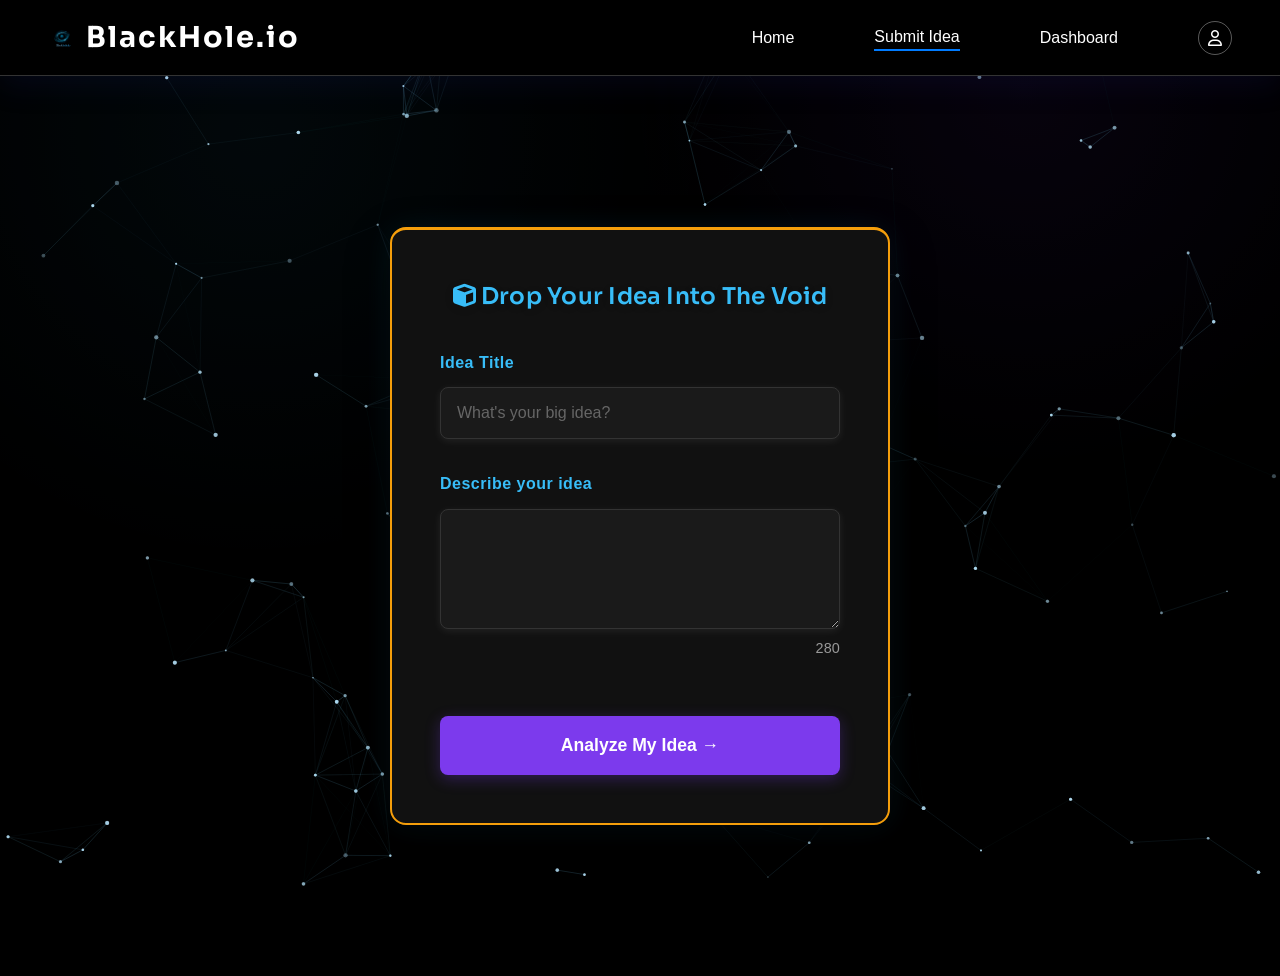
<file: submit.html>
<!DOCTYPE html>
<html lang="en">
<head>
	<meta charset="UTF-8">
	<meta name="viewport" content="width=device-width, initial-scale=1.0">
	<title>Submit Your Idea | BlackHole.io</title>
	<link rel="icon" href="assets/logo.png">
	<link rel="preconnect" href="https://fonts.googleapis.com">
	<link rel="preconnect" href="https://fonts.gstatic.com" crossorigin>
	<link href="https://fonts.googleapis.com/css2?family=Manrope:wght@400;500;600;700;800&family=Sora:wght@600;700;800&display=swap" rel="stylesheet">
	<link rel="stylesheet" href="https://cdnjs.cloudflare.com/ajax/libs/font-awesome/6.5.2/css/all.min.css" integrity="sha512-SnH5WK+bZxgPHs44uWix+LLJAJ9/2PkPKZ5QiAj6Ta86w+fsb2TkR4j8J4J8L+H5Qz8C4W2Y8M2R7N2R5Q4hQ==" crossorigin="anonymous" referrerpolicy="no-referrer">
	<link rel="stylesheet" href="css/main.css">
	<link rel="stylesheet" href="css/components.css">
	<link rel="stylesheet" href="css/animations.css">
	<style>
		body {
			min-height: 100vh;
			margin: 0;
			background: #000000;
			display: flex;
			flex-direction: column;
			font-family: "Manrope", "Segoe UI", sans-serif;
			overflow-x: hidden;
		}
		.navbar .logo,
		.glass-card h2,
		.ai-result-title {
			font-family: "Sora", "Manrope", sans-serif;
		}
		#space-particles-canvas {
			position: fixed;
			inset: 0;
			width: 100%;
			height: 100%;
			z-index: 0;
			pointer-events: none;
			background: radial-gradient(circle at 20% 15%, rgba(56, 189, 248, 0.08), transparent 35%), radial-gradient(circle at 80% 10%, rgba(124, 58, 237, 0.1), transparent 30%), #000000;
		}
		.navbar {
			width: 100%;
			padding: 1.2rem 2.5rem;
			display: flex;
			align-items: center;
			justify-content: space-between;
			position: fixed;
			top: 0;
			left: 0;
			z-index: 10;
			background: rgba(30, 30, 40, 0.45);
			box-shadow: 0 8px 32px 0 rgba(31, 38, 135, 0.15);
			backdrop-filter: blur(12px);
			border-bottom: 1px solid rgba(255,255,255,0.08);
		}
		.navbar .logo {
			display: inline-flex;
			align-items: center;
			gap: 10px;
			font-weight: 700;
			font-size: 1.5rem;
			color: #fff;
			letter-spacing: 1px;
			text-shadow: 0 2px 8px #0002;
		}
		.navbar .logo img {
			width: 28px;
			height: 28px;
			object-fit: contain;
			border-radius: 6px;
		}
		.navbar nav a {
			color: #fff;
			margin-left: 2rem;
			text-decoration: none;
			font-weight: 500;
			transition: color 0.2s;
		}
		.navbar nav {
			display: inline-flex;
			align-items: center;
		}
		.nav-profile-link {
			width: 34px;
			height: 34px;
			border-radius: 50%;
			border: 1px solid rgba(255, 255, 255, 0.35);
			display: inline-flex;
			align-items: center;
			justify-content: center;
			color: #ffffff;
			text-decoration: none;
			margin-left: 1.4rem;
			transition: border-color 0.2s ease, color 0.2s ease;
		}
		.nav-profile-link:hover {
			color: #f59e0b;
			border-color: rgba(245, 158, 11, 0.7);
		}
		.navbar nav a:hover {
			color: #a259ff;
		}
		.container {
			flex: 1;
			display: flex;
			align-items: center;
			justify-content: center;
			min-height: 100vh;
			position: relative;
			z-index: 2;
		}
		.glass-card {
			background: rgba(40, 40, 60, 0.55);
			box-shadow: 0 16px 44px rgba(0, 0, 0, 0.42), 0 0 32px rgba(56, 189, 248, 0.09);
			backdrop-filter: blur(18px);
			border-radius: 1.5rem;
			border: none;
			padding: 2.5rem 2.5rem 2rem 2.5rem;
			width: 100%;
			max-width: 420px;
			display: flex;
			flex-direction: column;
			align-items: center;
		}
		.glass-card h2 {
			color: #38bdf8;
			font-size: 1.45rem;
			font-weight: 600;
			margin-bottom: 2.2rem;
			letter-spacing: 0.01em;
			text-align: center;
			text-shadow: 0 2px 8px #0002;
		}
		label[for="idea-title"],
		label[for="idea-desc"] {
			color: #38bdf8;
		}
		.form-group {
			width: 100%;
			margin-bottom: 1.6rem;
			display: flex;
			flex-direction: column;
		}
		label {
			color: #e0e0e0;
			font-size: 1rem;
			margin-bottom: 0.6rem;
			font-weight: 500;
		}
		input[type="text"], textarea {
			width: 100%;
			padding: 0.85rem 1rem;
			border-radius: 0.9rem;
			border: 2px solid rgba(255,255,255,0.5);
			background: rgba(255,255,255,0.07);
			color: #fff;
			font-size: 1.05rem;
			outline: none;
			transition: border-color 0.25s, box-shadow 0.25s;
			box-shadow: 0 2px 8px 0 rgba(255,255,255,0.08);
		}
		input[type="text"]:focus, textarea:focus {
			border-color: #ffffff;
			box-shadow: 0 0 0 3px rgba(255,255,255,0.22), 0 2px 8px 0 rgba(255,255,255,0.12);
		}
		textarea {
			min-height: 110px;
			resize: vertical;
			font-family: inherit;
		}
		.char-counter {
			margin-top: 0.4rem;
			font-size: 0.98rem;
			font-weight: 500;
			text-align: right;
			color: #bdbdbd;
			transition: color 0.2s;
			letter-spacing: 0.01em;
		}
		.char-counter.orange {
			color: #ff9800;
		}
		.char-counter.red {
			color: #ff3b3b;
		}
		.submit-btn {
			margin-top: 1.2rem;
			width: 100%;
			padding: 1rem 0;
			border: none;
			border-radius: 1rem;
			font-size: 1.13rem;
			font-weight: 600;
			color: #fff;
			background: #7c3aed;
			box-shadow: 0 4px 16px 0 rgba(124,58,237,0.26);
			cursor: pointer;
			transition: background 0.2s, box-shadow 0.2s, transform 0.1s;
		}
		.submit-btn:hover, .submit-btn:focus {
			background: #6d28d9;
			box-shadow: 0 6px 24px 0 rgba(124,58,237,0.36);
			transform: translateY(-2px) scale(1.02);
		}
		@media (max-width: 600px) {
			.glass-card {
				padding: 1.2rem 0.7rem 1.2rem 0.7rem;
				max-width: 98vw;
			}
			.navbar {
				padding: 1rem 1rem;
			}
		}
		#loading-state {
			display: none;
			position: fixed;
			inset: 0;
			z-index: 100;
			background: rgba(30,32,40,0.92);
			flex-direction: column;
			align-items: center;
			justify-content: center;
		}
		#loading-state .loading-inner {
			display: flex;
			flex-direction: column;
			align-items: center;
		}
		.spin-ring {
			transform-origin: center;
			animation: submit-spin-ring 1s linear infinite;
		}
		@keyframes submit-spin-ring {
			from { transform: rotate(0deg); }
			to { transform: rotate(360deg); }
		}
		#ai-results {
			display: none;
			gap: 1.2rem;
			width: 100%;
			margin-top: 1rem;
		}
		#tags-container {
			display: flex;
			width: 100%;
			flex-wrap: wrap;
			gap: 8px;
			margin-top: 16px;
			min-height: 40px;
			justify-content: flex-start;
		}
		#teammate-card {
			display: none;
			width: 100%;
			margin-top: 0.9rem;
			padding: 0.95rem;
			border-radius: 1rem;
			background: rgba(25, 25, 38, 0.62);
			border: 1.5px solid #a259ff;
			box-shadow: 0 0 0 1px rgba(162, 89, 255, 0.45), 0 0 18px rgba(162, 89, 255, 0.4);
		}
		.teammate-card-header {
			display: flex;
			align-items: center;
			margin-bottom: 0.8rem;
		}
		.ai-suggestion-badge {
			display: inline-flex;
			align-items: center;
			padding: 0.3rem 0.75rem;
			border-radius: 999px;
			font-size: 0.84rem;
			font-weight: 700;
			letter-spacing: 0.01em;
			color: #ffffff;
			background: linear-gradient(90deg, #8b5cf6 0%, #a855f7 100%);
		}
		#teammate-roles {
			display: flex;
			flex-wrap: wrap;
			gap: 0.45rem;
			margin: 0.45rem 0 0.7rem;
		}
		.role-pill {
			display: inline-flex;
			align-items: center;
			padding: 0.25rem 0.72rem;
			border-radius: 999px;
			font-size: 0.82rem;
			font-weight: 600;
			color: #ffffff;
			background: rgba(6, 182, 212, 0.95);
			box-shadow: 0 0 10px rgba(6, 182, 212, 0.38);
		}
		#teammate-size {
			margin: 0;
			font-size: 0.9rem;
			color: #e7e7ee;
		}
		.teammate-toggle-row {
			display: flex;
			align-items: center;
			justify-content: space-between;
			gap: 0.8rem;
			margin-top: 0.85rem;
		}
		.teammate-toggle-label {
			color: #f3f3f5;
			font-size: 0.95rem;
			font-weight: 600;
			margin: 0;
		}
		.switch {
			position: relative;
			display: inline-block;
			width: 46px;
			height: 26px;
		}
		.switch input {
			opacity: 0;
			width: 0;
			height: 0;
		}
		.slider {
			position: absolute;
			cursor: pointer;
			top: 0;
			left: 0;
			right: 0;
			bottom: 0;
			background-color: rgba(255, 255, 255, 0.2);
			transition: 0.25s;
			border-radius: 999px;
		}
		.slider:before {
			position: absolute;
			content: '';
			height: 20px;
			width: 20px;
			left: 3px;
			bottom: 3px;
			background-color: #ffffff;
			transition: 0.25s;
			border-radius: 50%;
		}
		input:checked + .slider {
			background-color: #16c47f;
		}
		input:checked + .slider:before {
			transform: translateX(20px);
		}
		#teammate-privacy-status {
			margin: 0.8rem 0 0;
			font-size: 0.86rem;
			font-weight: 600;
			color: #9ca3af;
		}
		#teammate-privacy-status.open {
			color: #16c47f;
		}
		.ai-result-title {
			margin: 0;
			color: #ffffff;
			font-size: 1.3rem;
			font-weight: 700;
			text-align: center;
		}
		.ai-metric {
			width: 100%;
		}
		.ai-metric-head {
			display: flex;
			justify-content: space-between;
			align-items: center;
			margin-bottom: 0.45rem;
			color: #f3f3f5;
			font-weight: 600;
		}
		.ai-bar-track {
			width: 100%;
			height: 11px;
			border-radius: 999px;
			background: rgba(255, 255, 255, 0.14);
			overflow: hidden;
		}
		.ai-bar-fill {
			width: 0;
			height: 100%;
			border-radius: 999px;
			background: #ff6b6b;
		}
		.ai-bar-fill.green {
			background: #16c47f;
		}
		.ai-bar-fill.orange {
			background: #f59e0b;
		}
		.ai-bar-fill.red {
			background: #ef4444;
		}
		.ai-bar-fill.animate {
			animation: ai-bar-fill 1.5s ease-out forwards;
		}
		#ai-verdict {
			min-height: 5.2rem;
			padding: 0.95rem 1rem;
			border-radius: 0.9rem;
			background: rgba(255, 255, 255, 0.08);
			color: #ffffff;
			line-height: 1.45;
			letter-spacing: 0.01em;
			font-size: 0.98rem;
		}
		@keyframes ai-bar-fill {
			from {
				width: 0;
			}
			to {
				width: var(--target-width, 0%);
			}
		}
	/* Shake error animation */
	.shake-error {
		animation: shake 0.3s linear;
	}
	@keyframes shake {
		0% { transform: translateX(0); }
		20% { transform: translateX(-8px); }
		40% { transform: translateX(8px); }
		60% { transform: translateX(-8px); }
		80% { transform: translateX(8px); }
		100% { transform: translateX(0); }
	}
	/* Confirm button styling */
	#confirm-post-btn {
		display: none;
		margin: 32px auto 0 auto;
		padding: 14px 32px;
		font-size: 1.2em;
		background: #7c3aed;
		color: #fff;
		border: none;
		border-radius: 8px;
		cursor: pointer;
		transition: background 0.2s;
	}
	#confirm-post-btn:hover {
		background: #6d28d9;
	}
	/* Confetti burst animation */
	.confetti-burst {
		animation: confetti-burst 0.8s;
	}
	@keyframes confetti-burst {
		0% { opacity: 1; }
		100% { opacity: 0; }
	}
</style>
</head>
<body>
	<canvas id="space-particles-canvas" aria-hidden="true"></canvas>
	<div class="navbar">
		<div class="logo"><img src="assets/logo.png" alt="BlackHole logo" onerror="this.style.display='none'"><span>BlackHole.io</span></div>
		<nav>
			<a href="index.html">Home</a>
			<a href="submit.html">Submit Idea</a>
			<a href="dashboard.html">Dashboard</a>
			<a href="profile.html" class="nav-profile-link" aria-label="Profile"><i class="fa-regular fa-user"></i></a>
		</nav>
	</div>
	<div class="container">
		<form class="glass-card" autocomplete="off">
			<h2><i class="fa-solid fa-cube" aria-hidden="true"></i> Drop Your Idea Into The Void</h2>
			<div class="form-group">
				<label for="idea-title">Idea Title</label>
				<input type="text" id="idea-title" name="idea-title" placeholder="What's your big idea?" maxlength="80" required>
			</div>
			<div class="form-group">
				<label for="idea-desc">Describe your idea</label>
				<textarea id="idea-desc" name="idea-desc" maxlength="280" required></textarea>
				<div class="char-counter" id="charCounter">280</div>
			</div>
			<button type="submit" class="submit-btn">Analyze My Idea &rarr;</button>
			<div id="tags-container" aria-label="AI tags"></div>
			<section id="teammate-card" aria-live="polite">
				<div class="teammate-card-header">
					<span class="ai-suggestion-badge">✨ AI Suggestion</span>
				</div>
				<div class="teammate-card-text">
					<p id="teammate-size">Suggested team size: --</p>
					<div id="teammate-roles" aria-label="Suggested roles"></div>
				</div>
				<div class="teammate-toggle-row">
					<p class="teammate-toggle-label">Open to Teammates?</p>
					<label class="switch" for="teammate-toggle">
						<input type="checkbox" id="teammate-toggle" name="teammate-toggle">
						<span class="slider"></span>
					</label>
				</div>
				<p id="teammate-privacy-status">Your idea will be saved privately</p>
			</section>
			<section id="ai-results" aria-live="polite">
				<h3 class="ai-result-title">AI Evaluation</h3>

				<div class="ai-metric">
					<div class="ai-metric-head">
						<span>Feasibility</span>
						<span id="score-feasibility">0%</span>
					</div>
					<div class="ai-bar-track">
						<div id="bar-feasibility" class="ai-bar-fill"></div>
					</div>
				</div>

				<div class="ai-metric">
					<div class="ai-metric-head">
						<span>Originality</span>
						<span id="score-originality">0%</span>
					</div>
					<div class="ai-bar-track">
						<div id="bar-originality" class="ai-bar-fill"></div>
					</div>
				</div>

				<div class="ai-metric">
					<div class="ai-metric-head">
						<span>Impact</span>
						<span id="score-impact">0%</span>
					</div>
					<div class="ai-bar-track">
						<div id="bar-impact" class="ai-bar-fill"></div>
					</div>
				</div>

				<div id="ai-verdict"></div>
			</section>
		</form>
	</div>
	<script>
		(function initSpaceParticles() {
			const canvas = document.getElementById('space-particles-canvas');
			if (!canvas) {
				return;
			}

			const ctx = canvas.getContext('2d');
			if (!ctx) {
				return;
			}

			const particles = [];
			const count = 130;
			let width = 0;
			let height = 0;

			function random(min, max) {
				return Math.random() * (max - min) + min;
			}

			function resize() {
				width = window.innerWidth;
				height = window.innerHeight;
				const dpr = Math.min(window.devicePixelRatio || 1, 2);
				canvas.width = Math.floor(width * dpr);
				canvas.height = Math.floor(height * dpr);
				canvas.style.width = width + 'px';
				canvas.style.height = height + 'px';
				ctx.setTransform(dpr, 0, 0, dpr, 0, 0);
			}

			function createParticle() {
				return {
					x: random(0, width),
					y: random(0, height),
					vx: random(-0.22, 0.22),
					vy: random(-0.22, 0.22),
					r: random(0.7, 2.2),
					a: random(0.2, 0.85),
					h: random(0, Math.PI * 2)
				};
			}

			function seed() {
				particles.length = 0;
				for (let i = 0; i < count; i += 1) {
					particles.push(createParticle());
				}
			}

			function drawBackground() {
				ctx.fillStyle = 'rgba(0, 0, 0, 0.25)';
				ctx.fillRect(0, 0, width, height);
			}

			function draw() {
				drawBackground();

				for (let i = 0; i < particles.length; i += 1) {
					const p = particles[i];
					p.x += p.vx + Math.sin(performance.now() * 0.0004 + p.h) * 0.03;
					p.y += p.vy + Math.cos(performance.now() * 0.00035 + p.h) * 0.03;

					if (p.x < -10) p.x = width + 10;
					if (p.x > width + 10) p.x = -10;
					if (p.y < -10) p.y = height + 10;
					if (p.y > height + 10) p.y = -10;

					ctx.beginPath();
					ctx.arc(p.x, p.y, p.r, 0, Math.PI * 2);
					ctx.fillStyle = 'rgba(186, 230, 253,' + p.a.toFixed(2) + ')';
					ctx.fill();
				}

				for (let i = 0; i < particles.length; i += 1) {
					for (let j = i + 1; j < particles.length; j += 1) {
						const p1 = particles[i];
						const p2 = particles[j];
						const dx = p1.x - p2.x;
						const dy = p1.y - p2.y;
						const dist = Math.hypot(dx, dy);
						if (dist < 120) {
							ctx.beginPath();
							ctx.moveTo(p1.x, p1.y);
							ctx.lineTo(p2.x, p2.y);
							ctx.strokeStyle = 'rgba(125, 211, 252,' + ((1 - dist / 120) * 0.12).toFixed(3) + ')';
							ctx.lineWidth = 1;
							ctx.stroke();
						}
					}
				}

				requestAnimationFrame(draw);
			}

			window.addEventListener('resize', resize);
			resize();
			seed();
			draw();
		})();
	</script>
	<script>
		const textarea = document.getElementById('idea-desc');
		const counter = document.getElementById('charCounter');
		const maxChars = 280;
		textarea.addEventListener('input', function() {
			const remaining = maxChars - textarea.value.length;
			counter.textContent = remaining;
			counter.classList.remove('orange', 'red');
			if (remaining < 30) {
				counter.classList.add('red');
			} else if (remaining < 80) {
				counter.classList.add('orange');
			}
		});
	</script>
	<div id="loading-state">
	<div class="loading-inner">
		<svg width="90" height="90" viewBox="0 0 90 90" style="margin-bottom:2.2rem;">
			<defs>
				<linearGradient id="ring-gradient" x1="0%" y1="0%" x2="100%" y2="100%">
					<stop offset="0%" stop-color="#7c3aed"/>
					<stop offset="100%" stop-color="#06b6d4"/>
				</linearGradient>
				<conicGradient id="conic-gradient"/>
			</defs>
			<circle cx="45" cy="45" r="36" fill="none" stroke="#232526" stroke-width="10"/>
			<circle cx="45" cy="45" r="36" fill="none" stroke="url(#ring-gradient)" stroke-width="8" stroke-linecap="round" stroke-dasharray="226.2 56.55" stroke-dashoffset="0" class="spin-ring"/>
		</svg>
		<p id="loading-typewriter" style="color:#fff; font-size:1.18rem; font-weight:500; letter-spacing:0.01em; text-align:center; min-height:1.5em;">
			<span class="typewriter-text"></span>
		</p>
	</div>
</div>
<script>
function showLoading() {
	document.getElementById('loading-state').style.display = 'flex';
	document.querySelector('.glass-card').style.display = 'none';
	startTypewriter();
}
function hideLoading() {
	document.getElementById('loading-state').style.display = 'none';
	document.querySelector('.glass-card').style.display = 'flex';
}
const typewriterText = 'AI is analyzing your idea...';
let typewriterTimer = null;
let verdictTimer = null;
const scoreTimers = {
	feasibility: null,
	originality: null,
	impact: null
};

function getScoreColor(score) {
	if (score > 70) {
		return 'green';
	}
	if (score >= 40) {
		return 'orange';
	}
	return 'red';
}

function clampScore(value) {
	const parsed = Number(value);
	if (Number.isNaN(parsed)) {
		return 0;
	}
	return Math.max(0, Math.min(100, Math.round(parsed)));
}

function animateMetric(metric, score) {
	const scoreEl = document.getElementById(`score-${metric}`);
	const barEl = document.getElementById(`bar-${metric}`);

	if (!scoreEl || !barEl) {
		return;
	}

	clearInterval(scoreTimers[metric]);
	scoreEl.textContent = '0%';

	barEl.classList.remove('green', 'orange', 'red', 'animate');
	barEl.style.width = '0%';
	barEl.classList.add(getScoreColor(score));
	barEl.style.setProperty('--target-width', `${score}%`);
	void barEl.offsetWidth;
	barEl.classList.add('animate');

	const duration = 1500;
	const intervalMs = 30;
	const steps = Math.max(1, Math.floor(duration / intervalMs));
	let step = 0;

	scoreTimers[metric] = setInterval(() => {
		step += 1;
		const current = Math.min(score, Math.round((score * step) / steps));
		scoreEl.textContent = `${current}%`;
		if (step >= steps) {
			scoreEl.textContent = `${score}%`;
			clearInterval(scoreTimers[metric]);
			scoreTimers[metric] = null;
		}
	}, intervalMs);
}

function typeVerdict(text) {
	const verdictEl = document.getElementById('ai-verdict');
	if (!verdictEl) {
		return;
	}
	clearInterval(verdictTimer);
	verdictEl.textContent = '';
	let index = 0;
	verdictTimer = setInterval(() => {
		verdictEl.textContent = text.slice(0, index + 1);
		index += 1;
		if (index >= text.length) {
			clearInterval(verdictTimer);
			verdictTimer = null;
		}
	}, 25);
}

function displayTags(tagsArray) {
	const container = document.getElementById('tags-container');
	container.innerHTML = '';
	container.style.display = 'flex';
	container.style.flexWrap = 'wrap';
	container.style.gap = '8px';
	container.style.marginTop = '16px';

	tagsArray.forEach(function(tag, index) {
		setTimeout(function() {
			const badge = document.createElement('span');
			badge.textContent = '#' + tag;
			badge.style.backgroundColor = '#06b6d4';
			badge.style.color = 'white';
			badge.style.padding = '4px 14px';
			badge.style.borderRadius = '100px';
			badge.style.fontSize = '14px';
			badge.style.boxShadow = '0 0 8px rgba(6,182,212,0.5)';
			badge.style.animation = 'badge-pop 0.3s ease forwards';
			container.appendChild(badge);
		}, index * 200);
	});
}

function updateTeamToggleStatus() {
	const statusEl = document.getElementById('teammate-privacy-status');
	const isOpen = getTeamToggleValue();

	if (!statusEl) {
		return;
	}

	if (isOpen) {
		statusEl.textContent = 'Your idea will be visible for team matching';
		statusEl.classList.add('open');
	} else {
		statusEl.textContent = 'Your idea will be saved privately';
		statusEl.classList.remove('open');
	}
}

function populateTeammateCard(data) {
	const card = document.getElementById('teammate-card');
	const rolesContainer = document.getElementById('teammate-roles');
	const sizeEl = document.getElementById('teammate-size');

	if (!card || !rolesContainer || !sizeEl) {
		return;
	}

	const result = data || {};
	const roles = Array.isArray(result.suggestedRoles) ? result.suggestedRoles : [];
	const teamSize = result.suggestedTeamSize;

	rolesContainer.innerHTML = '';
	roles.forEach((role) => {
		if (!role) {
			return;
		}
		const pill = document.createElement('span');
		pill.className = 'role-pill';
		pill.textContent = String(role);
		rolesContainer.appendChild(pill);
	});

	if (roles.length === 0) {
		const fallback = document.createElement('span');
		fallback.className = 'role-pill';
		fallback.textContent = 'Generalist';
		rolesContainer.appendChild(fallback);
	}

	sizeEl.textContent = `Suggested team size: ${teamSize || '--'}`;
	card.style.display = 'block';
	updateTeamToggleStatus();
}

function getTeamToggleValue() {
	const toggleEl = document.getElementById('teammate-toggle');
	return Boolean(toggleEl && toggleEl.checked);
}

const teammateToggle = document.getElementById('teammate-toggle');
if (teammateToggle) {
	teammateToggle.addEventListener('change', updateTeamToggleStatus);
	updateTeamToggleStatus();
}

function displayAIResults(data) {
	const result = data || {};
	const feasibility = clampScore(result.feasibility);
	const originality = clampScore(result.originality);
	const impact = clampScore(result.impact);
	const verdict = typeof result.verdict === 'string' && result.verdict.trim()
		? result.verdict.trim()
		: 'No verdict available.';

	animateMetric('feasibility', feasibility);
	animateMetric('originality', originality);
	animateMetric('impact', impact);
	typeVerdict(verdict);
	displayTags(data.tags);
	populateTeammateCard(data);

	document.getElementById('ai-results').style.display = 'flex';
}

const ideaForm = document.querySelector('.glass-card');

if (ideaForm) {
	ideaForm.addEventListener('submit', async function(event) {
		event.preventDefault();

		// Step 1: Read title and description
		const titleEl = document.getElementById('idea-title');
		const descEl = document.getElementById('idea-desc');
		const title = titleEl ? titleEl.value.trim() : '';
		const description = descEl ? descEl.value.trim() : '';

		// Step 2: Validate and add shake-error class if empty
		if (!title) {
			if (titleEl) {
				titleEl.classList.add('shake-error');
				setTimeout(() => titleEl.classList.remove('shake-error'), 300);
			}
		}
		if (!description) {
			if (descEl) {
				descEl.classList.add('shake-error');
				setTimeout(() => descEl.classList.remove('shake-error'), 300);
			}
		}
		if (!title || !description) {
			return;
		}

		// Step 3: Show loading
		document.getElementById('ai-results').style.display = 'none';
		showLoading();

		try {
			// Step 4: Call analyzeIdea (async)
			const result = await analyzeIdea(title, description);

			// Save idea automatically, then redirect to dashboard.
			const isOpenToTeam = getTeamToggleValue();
			let currentUser = getCurrentUser();
			if (!currentUser) {
				currentUser = {
					id: 'guest-' + Date.now(),
					name: 'Guest User',
					email: 'guest@blackhole.io'
				};
			}

			const ideaObject = {
				title: title,
				description: description,
				isPublic: true,
				needsTeam: isOpenToTeam,
				ownerId: currentUser.id,
				ownerName: currentUser.name,
				ownerCollege: currentUser.college || '',
				ownerEmoji: currentUser.emoji || currentUser.profileEmoji || '🚀',
				tags: result.tags || [],
				feasibility: result.feasibility || 0,
				originality: result.originality || 0,
				impact: result.impact || 0,
				verdict: result.verdict || '',
				suggestedTeamSize: result.suggestedTeamSize || '',
				suggestedRoles: result.suggestedRoles || [],
				heatScore: 0,
				reactions: 0,
				views: 0,
				requests: 0,
				createdAt: new Date().toISOString()
			};

			await saveIdea(ideaObject);

			const typewriterEl = document.querySelector('#loading-typewriter .typewriter-text');
			if (typewriterEl) {
				typewriterEl.textContent = 'Warping to dashboard...';
			}

			setTimeout(() => {
				window.location.href = 'explore.html';
			}, 900);
			
		} catch (error) {
			console.error('Analysis failed:', error);
			hideLoading();
			ideaForm.style.display = 'flex';
		}
	});
}

function startTypewriter() {
	const el = document.querySelector('#loading-typewriter .typewriter-text');
	el.textContent = '';
	let i = 0;
	clearInterval(typewriterTimer);
	typewriterTimer = setInterval(() => {
		el.textContent = typewriterText.slice(0, i+1);
		i++;
		if (i >= typewriterText.length) clearInterval(typewriterTimer);
	}, 38);
}
</script>
<script src="js/ideas.js"></script>
<script src="js/users.js"></script>
<script src="js/matching.js"></script>
<script src="js/heat.js"></script>
<script src="js/ui.js"></script>
<script src="js/mock-data.js"></script>
<script src="js/gemini.js"></script>
<script src="js/app.js"></script>
</body>
</html>
<style>
	* {
		margin: 0;
		padding: 0;
		box-sizing: border-box;
	}

	body {
		background-color: #000000;
		color: #ffffff;
		font-family: 'Segoe UI', Arial, sans-serif;
		min-height: 100vh;
		display: flex;
		flex-direction: column;
	}

	.navbar {
		width: 100%;
		padding: 1.5rem 3rem;
		display: flex;
		align-items: center;
		justify-content: space-between;
		background-color: #000000;
		border-bottom: 1px solid #333333;
		position: sticky;
		top: 0;
		z-index: 10;
	}

	.navbar .logo {
		font-size: 1.8rem;
		font-weight: 700;
		color: #ffffff;
		letter-spacing: 2px;
	}

	.navbar nav {
		display: flex;
		gap: 3rem;
	}

	.navbar nav a {
		color: #ffffff;
		text-decoration: none;
		font-weight: 500;
		transition: color 0.3s;
	}

	.navbar nav a:hover {
		color: #f59e0b;
	}

	.page-header {
		text-align: center;
		padding: 4rem 2rem;
		background-color: #000000;
	}

	.header-label {
		font-size: 0.85rem;
		font-weight: 700;
		letter-spacing: 3px;
		color: #f59e0b;
		text-transform: uppercase;
		margin-bottom: 1rem;
	}

	.header-title {
		font-size: 3.5rem;
		font-weight: 700;
		color: #ffffff;
		margin-bottom: 1rem;
	}

	.header-subtitle {
		font-size: 1.1rem;
		color: #999999;
		max-width: 600px;
		margin: 0 auto;
	}

	.main-container {
		flex: 1;
		display: flex;
		align-items: center;
		justify-content: center;
		padding: 2rem;
		background-color: #000000;
	}

	.glass-card {
		background-color: #111111;
		border: 2px solid #f59e0b;
		border-top: 3px solid #f59e0b;
		border-radius: 16px;
		padding: 3rem;
		width: 100%;
		max-width: 500px;
		display: flex;
		flex-direction: column;
	}

	.form-group {
		width: 100%;
		margin-bottom: 2rem;
		display: flex;
		flex-direction: column;
	}

	label {
		color: #ffffff;
		font-size: 1rem;
		font-weight: 600;
		margin-bottom: 0.75rem;
		letter-spacing: 0.5px;
	}

	input[type="text"],
	textarea {
		background-color: #1a1a1a;
		border: 1px solid #333333;
		border-radius: 8px;
		padding: 1rem;
		color: #ffffff;
		font-size: 1rem;
		font-family: inherit;
		outline: none;
		transition: border-color 0.3s, box-shadow 0.3s;
	}

	input[type="text"]::placeholder,
	textarea::placeholder {
		color: #666666;
	}

	input[type="text"]:focus,
	textarea:focus {
		border-color: #f59e0b;
		box-shadow: 0 0 0 3px rgba(245, 158, 11, 0.1);
	}

	textarea {
		min-height: 120px;
		resize: vertical;
	}

	.char-counter {
		margin-top: 0.5rem;
		font-size: 0.9rem;
		text-align: right;
		color: #999999;
		font-weight: 500;
		transition: color 0.3s;
	}

	.char-counter.orange {
		color: #f59e0b;
	}

	.char-counter.red {
		color: #ef4444;
	}

	.submit-btn {
		margin-top: 1.5rem;
		width: 100%;
		padding: 1.2rem;
		border: none;
		border-radius: 8px;
		font-size: 1.1rem;
		font-weight: 600;
		color: #ffffff;
		background: #7c3aed;
		cursor: pointer;
		transition: transform 0.2s, box-shadow 0.2s;
		box-shadow: 0 4px 15px rgba(124, 58, 237, 0.3);
	}

	.submit-btn:hover {
		transform: translateY(-2px);
		box-shadow: 0 6px 20px rgba(124, 58, 237, 0.5);
		background: #6d28d9;
	}

	.submit-btn:active {
		transform: translateY(0);
	}

	#tags-container {
		display: none;
		flex-wrap: wrap;
		gap: 10px;
		margin-top: 1.5rem;
		width: 100%;
	}

	#tags-container span {
		background-color: #f59e0b;
		color: #000000;
		padding: 0.5rem 1rem;
		border-radius: 20px;
		font-size: 0.9rem;
		font-weight: 600;
	}

	#loading-state {
		display: none;
		position: fixed;
		inset: 0;
		background: rgba(0, 0, 0, 0.95);
		z-index: 100;
		flex-direction: column;
		align-items: center;
		justify-content: center;
	}

	#loading-state .loading-inner {
		display: flex;
		flex-direction: column;
		align-items: center;
		gap: 2rem;
	}

	#loading-state svg circle.spin-ring {
		animation: spin-ring 2s linear infinite;
	}

	@keyframes spin-ring {
		from { transform: rotate(0deg); }
		to { transform: rotate(360deg); }
	}

	#loading-state .typewriter-text {
		color: #f59e0b;
		font-size: 1.3rem;
		font-weight: 600;
		min-height: 1.5em;
	}

	#ai-results {
		display: none;
		flex-direction: column;
		gap: 2rem;
		width: 100%;
		max-width: 500px;
		background-color: #111111;
		border: 2px solid #333333;
		border-radius: 16px;
		padding: 3rem;
		margin: 2rem auto;
	}

	#ai-results .ai-result-title {
		color: #ffffff;
		font-size: 2rem;
		font-weight: 700;
		text-align: center;
		margin: 0 0 1rem 0;
	}

	.ai-metric {
		width: 100%;
	}

	.ai-metric-head {
		display: flex;
		justify-content: space-between;
		margin-bottom: 0.75rem;
		color: #ffffff;
		font-weight: 600;
		font-size: 1rem;
	}

	.ai-bar-track {
		width: 100%;
		height: 12px;
		background-color: #1a1a1a;
		border-radius: 10px;
		overflow: hidden;
		border: 1px solid #333333;
	}

	.ai-bar-fill {
		height: 100%;
		background: #f59e0b;
		border-radius: 10px;
		width: 0;
		transition: width 1.5s ease-out;
	}

	#ai-verdict {
		background-color: #1a1a1a;
		border: 1px solid #333333;
		border-radius: 8px;
		padding: 1.5rem;
		color: #ffffff;
		line-height: 1.6;
		font-size: 1rem;
		min-height: 5rem;
	}

	#teammate-card {
		display: none;
		background-color: #1a1a1a;
		border: 2px solid #f59e0b;
		border-radius: 12px;
		padding: 1.5rem;
		margin-top: 1.5rem;
		width: 100%;
	}

	.teammate-card-header {
		display: flex;
		align-items: center;
		margin-bottom: 1rem;
	}

	.ai-suggestion-badge {
		background: linear-gradient(90deg, #f59e0b 0%, #d97706 100%);
		color: #000000;
		padding: 0.4rem 1rem;
		border-radius: 20px;
		font-size: 0.9rem;
		font-weight: 700;
	}

	#teammate-size {
		color: #ffffff;
		font-size: 0.95rem;
		font-weight: 600;
		margin: 0 0 0.75rem 0;
	}

	#teammate-roles {
		display: flex;
		flex-wrap: wrap;
		gap: 0.5rem;
		margin-bottom: 1rem;
	}

	.role-pill {
		background-color: #066e59;
		color: #ffffff;
		padding: 0.4rem 0.9rem;
		border-radius: 15px;
		font-size: 0.85rem;
		font-weight: 600;
	}

	.teammate-toggle-row {
		display: flex;
		align-items: center;
		justify-content: space-between;
		margin-top: 1rem;
		padding-top: 1rem;
		border-top: 1px solid #333333;
	}

	.teammate-toggle-label {
		color: #ffffff;
		font-size: 0.95rem;
		font-weight: 600;
	}

	.switch {
		position: relative;
		display: inline-block;
		width: 50px;
		height: 28px;
	}

	.switch input {
		opacity: 0;
		width: 0;
		height: 0;
	}

	.slider {
		position: absolute;
		cursor: pointer;
		top: 0;
		left: 0;
		right: 0;
		bottom: 0;
		background-color: #333333;
		border-radius: 20px;
		transition: 0.3s;
	}

	.slider:before {
		position: absolute;
		content: '';
		height: 22px;
		width: 22px;
		left: 3px;
		bottom: 3px;
		background-color: #ffffff;
		border-radius: 50%;
		transition: 0.3s;
	}

	input:checked + .slider {
		background-color: #f59e0b;
	}

	input:checked + .slider:before {
		transform: translateX(22px);
	}

	#teammate-privacy-status {
		color: #999999;
		font-size: 0.85rem;
		font-weight: 600;
		margin-top: 0.75rem;
		transition: color 0.3s;
	}

	#teammate-privacy-status.open {
		color: #10b981;
	}

	#confirm-post-btn {
		display: none;
		margin: 2rem auto 0;
		padding: 1.2rem 2.5rem;
		background: #7c3aed;
		color: #ffffff;
		border: none;
		border-radius: 8px;
		font-size: 1.1rem;
		font-weight: 700;
		cursor: pointer;
		transition: transform 0.2s, box-shadow 0.2s;
		box-shadow: 0 4px 15px rgba(124, 58, 237, 0.3);
	}

	#confirm-post-btn:hover {
		transform: translateY(-2px);
		box-shadow: 0 6px 20px rgba(124, 58, 237, 0.5);
		background: #6d28d9;
	}

	.shake-error {
		animation: shake 0.3s;
	}

	@keyframes shake {
		0%, 100% { transform: translateX(0); }
		25% { transform: translateX(-10px); }
		75% { transform: translateX(10px); }
	}

	.confetti-burst {
		animation: confetti-burst 0.8s;
	}

	@keyframes confetti-burst {
		0% { opacity: 1; }
		100% { opacity: 0; }
	}

	@media (max-width: 768px) {
		.navbar {
			padding: 1rem 1.5rem;
		}

		.navbar nav {
			gap: 1.5rem;
		}

		.header-title {
			font-size: 2.5rem;
		}

		.glass-card,
		#ai-results {
			max-width: 95vw;
			padding: 1.5rem;
		}

		.main-container {
			padding: 1rem;
		}
	}
</style>
</file>
<file: css/main.css>
body {
    opacity: 0;
    transition: opacity 0.3s ease;
}

body.page-loaded {
    opacity: 1;
}
:root {
	--color-navy: #1a1a2e;
	--color-deep: #121626;
	--color-purple: #7c3aed;
	--color-cyan: #06b6d4;
	--color-blue: #3b82f6;
	--color-green: #10b981;
	--color-orange: #f59e0b;
	--surface-glass: rgba(255, 255, 255, 0.08);
	--surface-border: rgba(255, 255, 255, 0.2);
	--page-max: 1200px;
	--section-pad: clamp(16px, 4vw, 48px);
	--nav-height: 76px;
}

html, body {
	height: 100%;
	margin: 0;
	padding: 0;
	box-sizing: border-box;
}

body {
	min-height: 100vh;
	background:
		radial-gradient(circle at 20% 10%, rgba(6, 182, 212, 0.14), transparent 36%),
		radial-gradient(circle at 85% 15%, rgba(124, 58, 237, 0.16), transparent 38%),
		linear-gradient(160deg, var(--color-deep), var(--color-navy));
	color: #fff;
	font-family: 'Inter', 'Space Grotesk', Arial, sans-serif;
	line-height: 1.6;
	-webkit-font-smoothing: antialiased;
	-moz-osx-font-smoothing: grayscale;
	overflow-x: hidden;
}

*, *::before, *::after {
	box-sizing: inherit;
}

/* Custom dark scrollbar */
::-webkit-scrollbar {
	width: 12px;
	background: var(--color-navy);
}
::-webkit-scrollbar-thumb {
	background: rgba(124, 58, 237, 0.5); /* purple, semi-transparent */
	border-radius: 8px;
	border: 2px solid var(--color-navy);
}
::-webkit-scrollbar-thumb:hover {
	background: var(--color-purple);
}
::-webkit-scrollbar-corner {
	background: var(--color-navy);
}

/* Firefox scrollbar */
body {
	scrollbar-width: thin;
	scrollbar-color: var(--color-purple) var(--color-navy);
}

.glass-card {
	background: var(--surface-glass);
	border: 1.5px solid var(--surface-border);
	border-radius: 1.25rem;
	box-shadow: 0 4px 32px 0 rgba(31, 41, 55, 0.15);
	backdrop-filter: blur(20px);
	-webkit-backdrop-filter: blur(20px);
	padding: 2rem;
	transition: box-shadow 0.2s;
}

.glass-card:hover {
	box-shadow: 0 8px 40px 0 rgba(31, 41, 55, 0.25);
}

.glass-nav {
	background: rgba(255,255,255,0.10);
	border-bottom: 1.5px solid rgba(255,255,255,0.18);
	backdrop-filter: blur(20px);
	-webkit-backdrop-filter: blur(20px);
	box-shadow: 0 2px 16px 0 rgba(31, 41, 55, 0.10);
	padding: 1rem 2rem;
	padding-left: var(--section-pad);
	padding-right: var(--section-pad);
	display: flex;
	align-items: center;
	z-index: 100;
}

.hero, .hero-section {
	padding-left: var(--section-pad);
	padding-right: var(--section-pad);
}

.glass {
	background: var(--surface-glass);
	backdrop-filter: blur(18px);
	-webkit-backdrop-filter: blur(18px);
	border: 1px solid var(--surface-border);
}

.navbar {
	position: fixed;
	top: 0;
	left: 0;
	width: 100%;
	height: var(--nav-height);
	z-index: 1000;
	border-radius: 0;
	border-left: none;
	border-right: none;
}

.navbar-inner {
	max-width: var(--page-max);
	height: 100%;
	margin: 0 auto;
	padding: 0 var(--section-pad);
	display: flex;
	align-items: center;
	justify-content: space-between;
	gap: 20px;
}

.navbar-left {
	display: flex;
	align-items: center;
}

.logo {
	font-family: 'Space Grotesk', 'Inter', Arial, sans-serif;
	font-size: clamp(1rem, 2vw, 1.2rem);
	font-weight: 700;
	letter-spacing: 0.03em;
	white-space: nowrap;
}

.navbar-right {
	display: flex;
	align-items: center;
	justify-content: flex-end;
	gap: clamp(12px, 2vw, 24px);
	flex-wrap: wrap;
}

.navbar-right a {
	color: #fff;
	text-decoration: none;
	font-weight: 600;
	opacity: 0.92;
	transition: color 0.2s ease, opacity 0.2s ease;
}

.navbar-right a:hover {
	color: var(--color-cyan);
	opacity: 1;
}

.hero {
	position: relative;
	min-height: 100vh;
	display: flex;
	align-items: center;
	justify-content: center;
	padding-top: calc(var(--nav-height) + 24px);
	padding-bottom: 72px;
	overflow: hidden;
	isolation: isolate;
}

#particles-canvas {
	position: absolute;
	inset: 0;
	width: 100%;
	height: 100%;
	z-index: 0;
	pointer-events: none;
}

.hero-content {
	position: relative;
	z-index: 1;
	max-width: 880px;
	margin: 0 auto;
	padding: 0 var(--section-pad);
	text-align: center;
}

.hero-content h1 {
	margin: 0;
	font-family: 'Space Grotesk', 'Inter', Arial, sans-serif;
	font-size: clamp(2rem, 5vw, 4rem);
	line-height: 1.12;
	text-align: center;
	text-wrap: balance;
}

.subtitle {
	margin: 20px auto 0;
	max-width: 700px;
	font-size: clamp(1rem, 2vw, 1.3rem);
	opacity: 0.9;
	text-align: center;
}

.cta-button {
	display: inline-flex;
	align-items: center;
	justify-content: center;
	margin-top: 30px;
	padding: 12px 22px;
	border-radius: 999px;
	background: linear-gradient(135deg, var(--color-blue), var(--color-purple));
	color: #fff;
	text-decoration: none;
	font-weight: 700;
	box-shadow: 0 12px 30px rgba(59, 130, 246, 0.28);
	transition: transform 0.2s ease, box-shadow 0.2s ease;
}

.cta-button:hover {
	transform: translateY(-1px);
	box-shadow: 0 16px 36px rgba(124, 58, 237, 0.32);
}

.features {
	max-width: var(--page-max);
	margin: 0 auto;
	padding: 48px var(--section-pad) 80px;
	display: grid;
	grid-template-columns: repeat(3, minmax(0, 1fr));
	gap: 24px;
	align-items: stretch;
}

.feature-card {
	background: var(--surface-glass);
	border: 1px solid var(--surface-border);
	border-radius: 16px;
	padding: 24px;
	min-height: 220px;
	backdrop-filter: blur(14px);
	-webkit-backdrop-filter: blur(14px);
}

.feature-card h2 {
	margin: 0 0 10px;
	font-size: 1.3rem;
	line-height: 1.2;
}

.feature-card p {
	margin: 0;
	opacity: 0.9;
}

.footer {
	max-width: var(--page-max);
	margin: 0 auto 24px;
	padding: 20px var(--section-pad);
	border-radius: 16px;
	text-align: center;
	opacity: 0.9;
}

@media (max-width: 900px) {
	.features {
		grid-template-columns: 1fr;
	}

	.navbar {
		height: auto;
		min-height: var(--nav-height);
	}

	.navbar-inner {
		padding-top: 10px;
		padding-bottom: 10px;
		flex-direction: column;
		align-items: flex-start;
	}

	.navbar-right {
		width: 100%;
		justify-content: flex-start;
	}

	.hero {
		padding-top: calc(var(--nav-height) + 44px);
	}
}

/* Utility classes */
.text-purple { color: var(--color-purple); }
.text-cyan { color: var(--color-cyan); }
.text-blue { color: var(--color-blue); }
.text-green { color: var(--color-green); }
.text-orange { color: var(--color-orange); }
</file>
<file: css/components.css>
.tag-badge {
	display: inline-flex;
	align-items: center;
	justify-content: center;
	background: #06b6d4;
	color: #ffffff;
	border-radius: 100px;
	padding: 4px 14px;
	font-size: 14px;
	font-weight: 600;
	line-height: 1.2;
	opacity: 0;
}
.tag-badge {
    display: inline-block;
    background-color: #06b6d4;
    color: white;
    border-radius: 100px;
    padding: 4px 14px;
    font-size: 14px;
    margin: 4px;
    box-shadow: 0 0 8px rgba(6, 182, 212, 0.5);
    animation: badge-pop 0.3s ease forwards;
}
</file>
<file: css/animations.css>
/* 1. Glow Pulse */
@keyframes glow-pulse {
	0%, 100% {
		box-shadow: 0 0 12px 4px rgba(128,0,255,0.7);
	}
	50% {
		box-shadow: 0 0 24px 12px rgba(128,0,255,1);
	}
}

/* 2. Float Up Down */
@keyframes float-up-down {
	0%, 100% {
		transform: translateY(0);
	}
	50% {
		transform: translateY(-10px);
	}
}

/* 3. Fade In Up */
@keyframes fade-in-up {
	0% {
		opacity: 0;
		transform: translateY(20px);
	}
	100% {
		opacity: 1;
		transform: translateY(0);
	}
}

/* 4. Spin Ring */
@keyframes spin-ring {
	0% {
		transform: rotate(0deg);
	}
	100% {
		transform: rotate(360deg);
	}
}

/* 5. Typewriter */
@keyframes typewriter {
	from {
		width: 0;
	}
	to {
		width: 100%;
	}
}

/* 6. Badge Pop */
@keyframes badge-pop {
	0% {
		transform: scale(0);
	}
	60% {
		transform: scale(1.1);
	}
	100% {
		transform: scale(1);
	}
}

/* 7. Bar Fill */
@keyframes bar-fill {
	from {
		width: 0;
	}
	to {
		width: var(--target-width, 100%);
	}
}

/* 8. Confetti Burst */
@keyframes confetti-burst {
	0% {
		opacity: 1;
		transform: scale(1);
	}
	100% {
		opacity: 0;
		transform: scale(2);
	}
}

/* Utility Classes */
.animate-glow {
	animation: glow-pulse 1.2s infinite;
}

.animate-float {
	animation: float-up-down 2.5s ease-in-out infinite;
}

.animate-fade-in-up {
	animation: fade-in-up 0.7s cubic-bezier(0.23, 1, 0.32, 1) both;
}
@keyframes fade-in-up {
  from {
    opacity: 0;
    transform: translateY(20px);
  }
  to {
    opacity: 1;
    transform: translateY(0);
  }
}

.animate-fade-in-up {
  animation: fade-in-up 0.6s ease-out forwards;
}
.filter-bar select,
.filter-bar input {
    background-color: rgba(255, 255, 255, 0.05);
    color: white;
    border: 1px solid rgba(124, 58, 237, 0.4);
    border-radius: 8px;
    padding: 8px 16px;
    backdrop-filter: blur(10px);
}

.filter-bar select option {
    background-color: #1a1a2e;
    color: white;
}

select option:hover,
select option:checked {
    background-color: #7c3aed;
    color: white;
}
</file>
